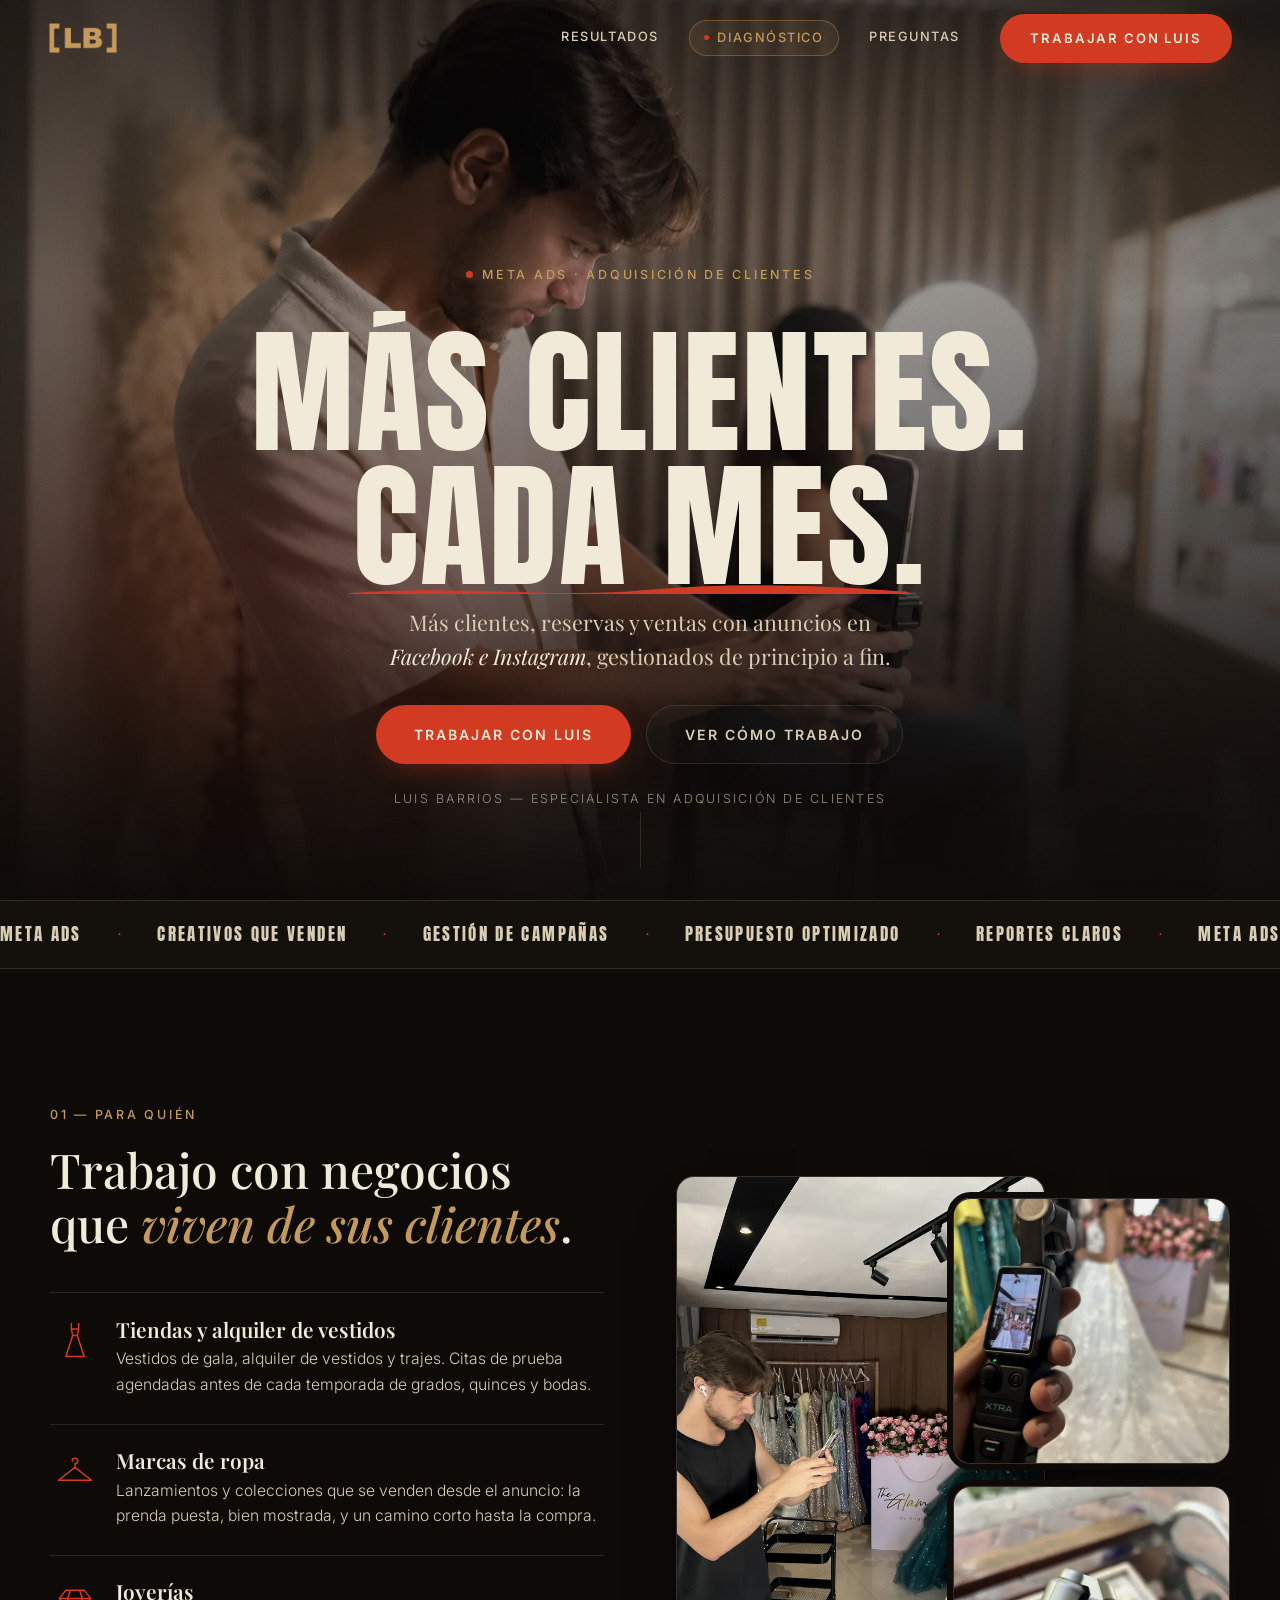
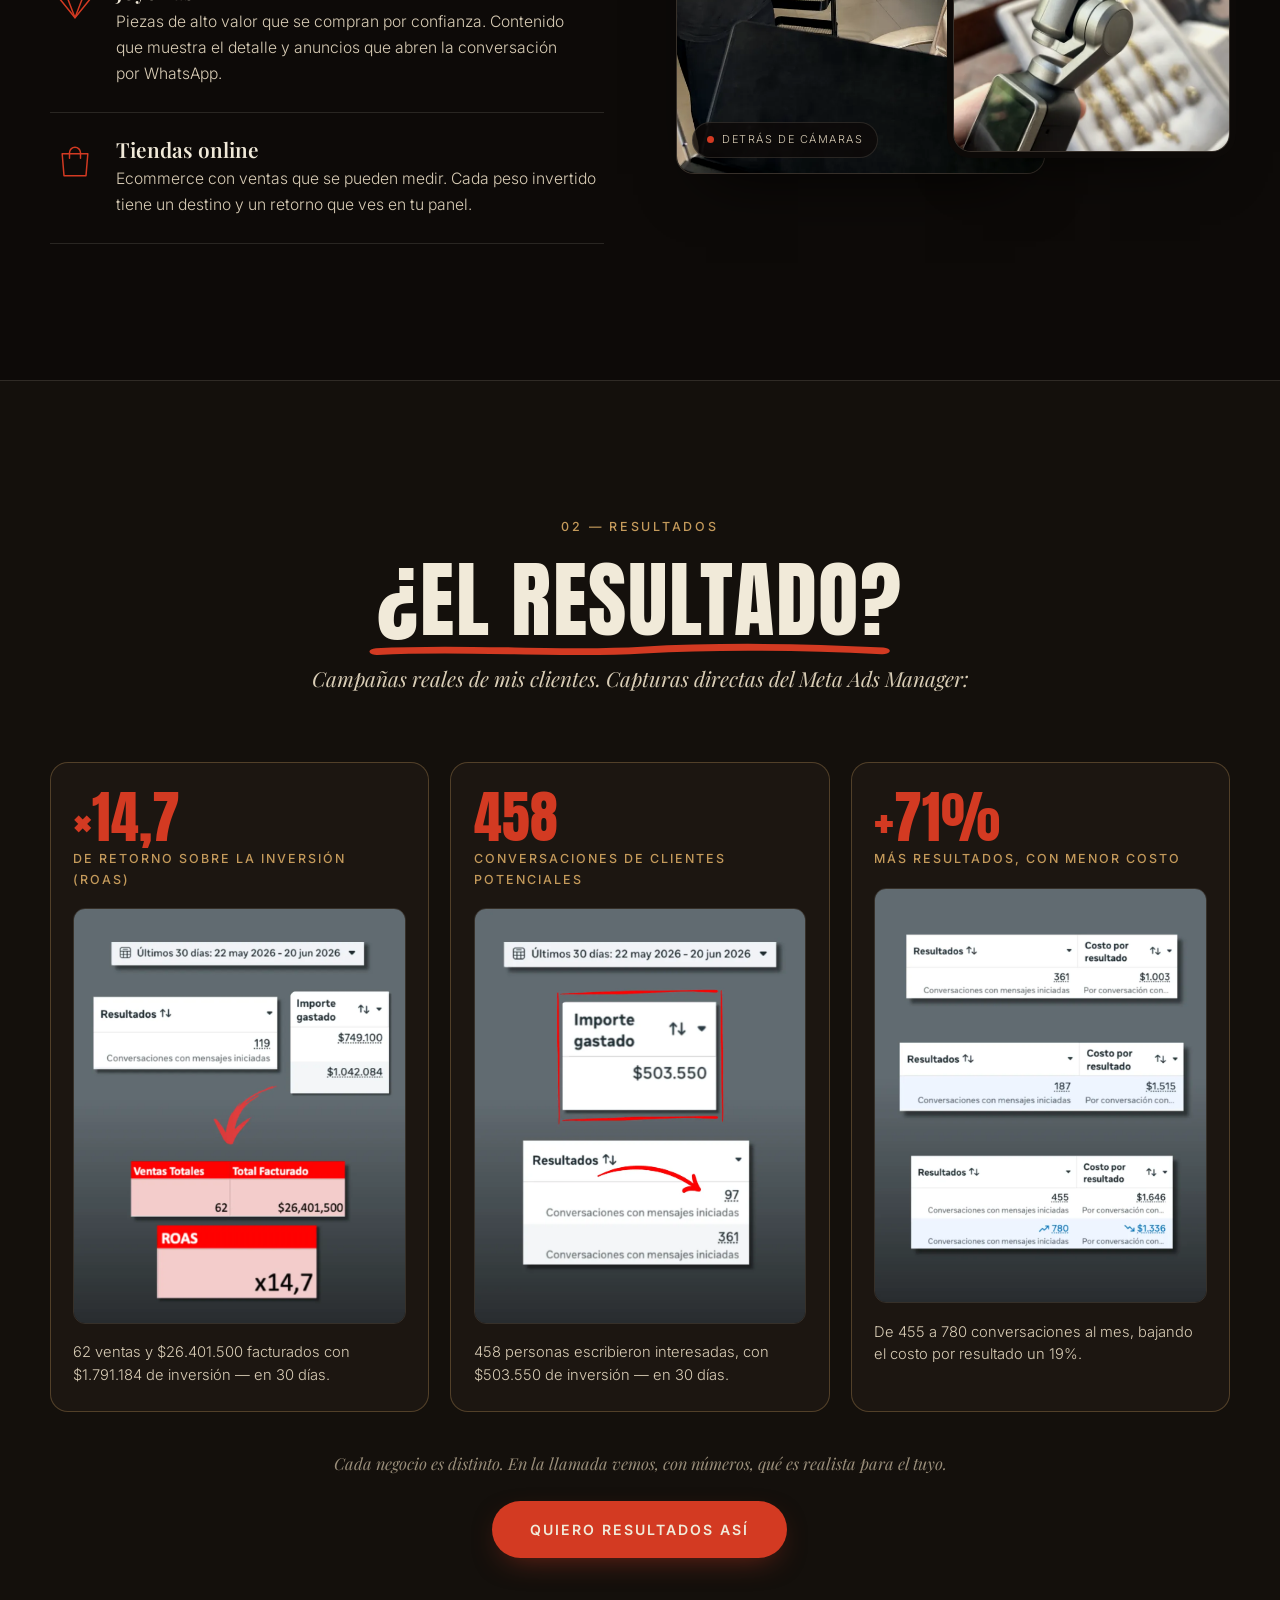
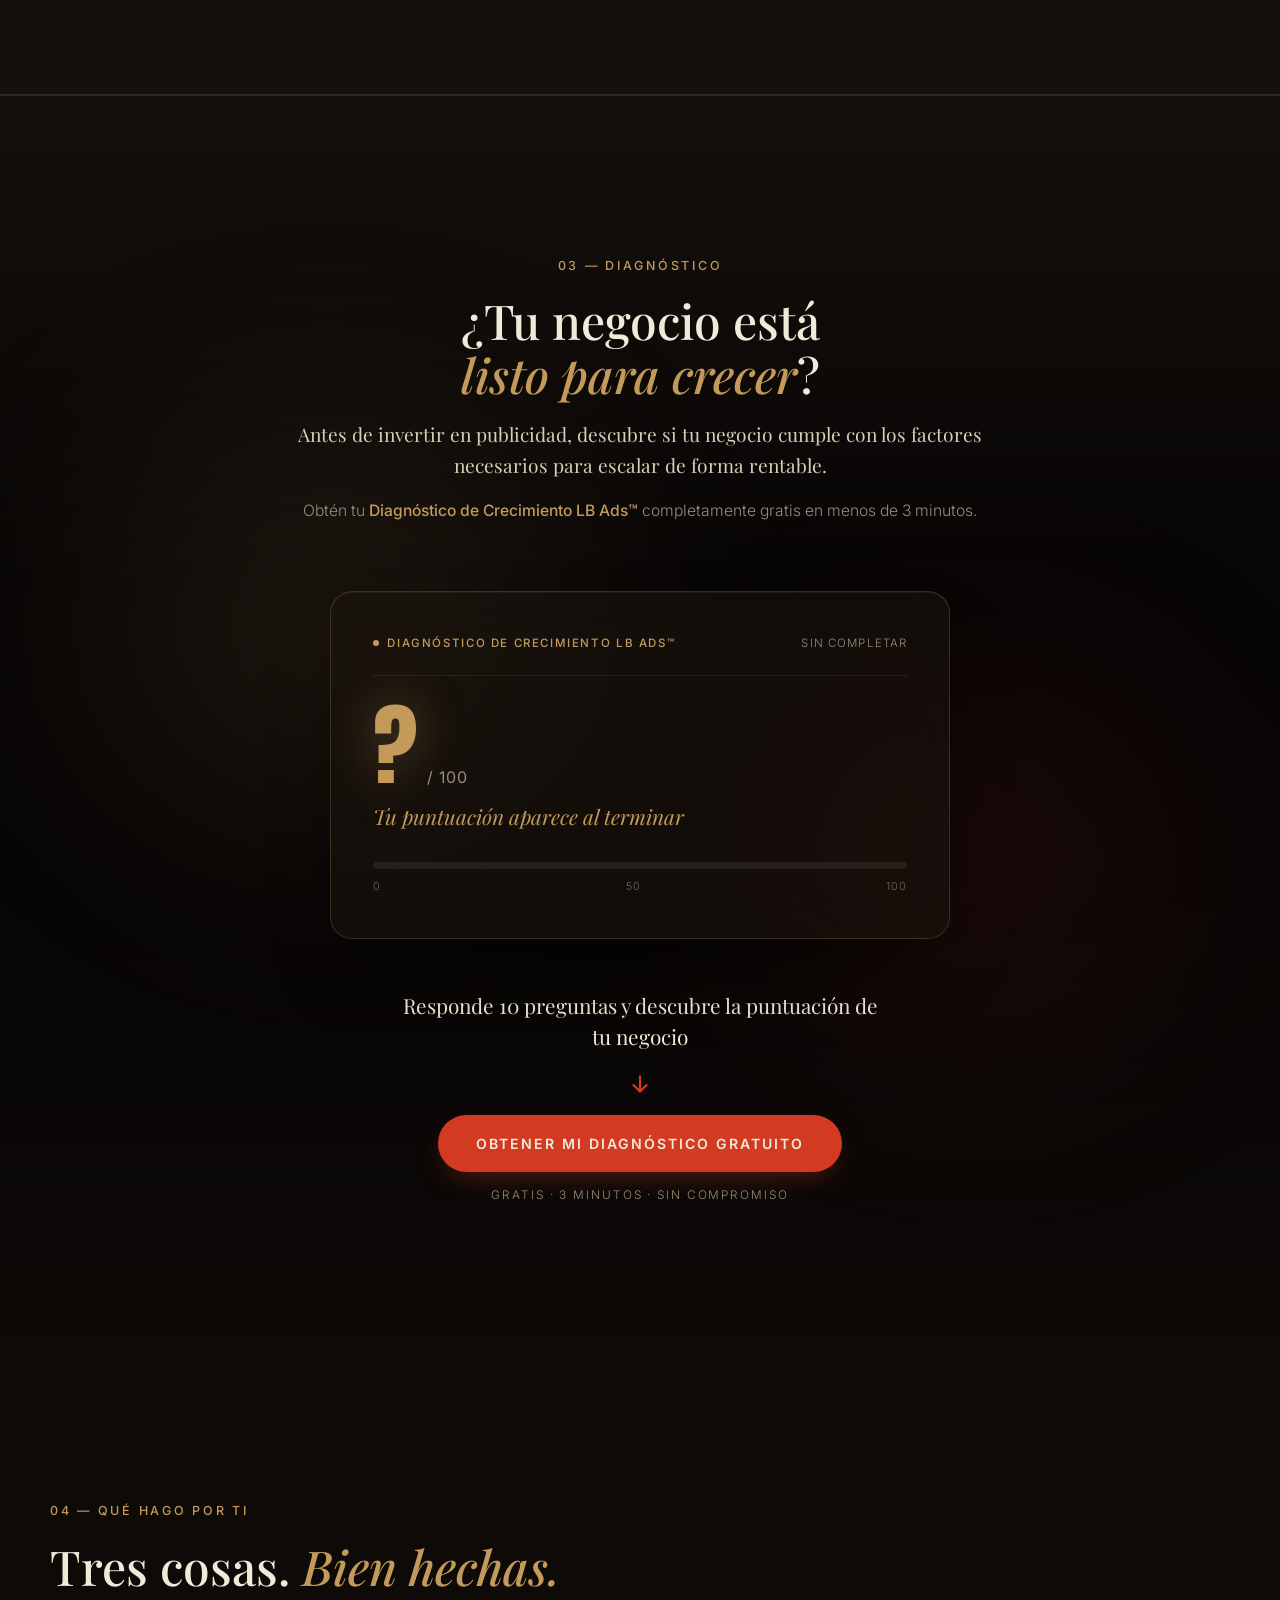
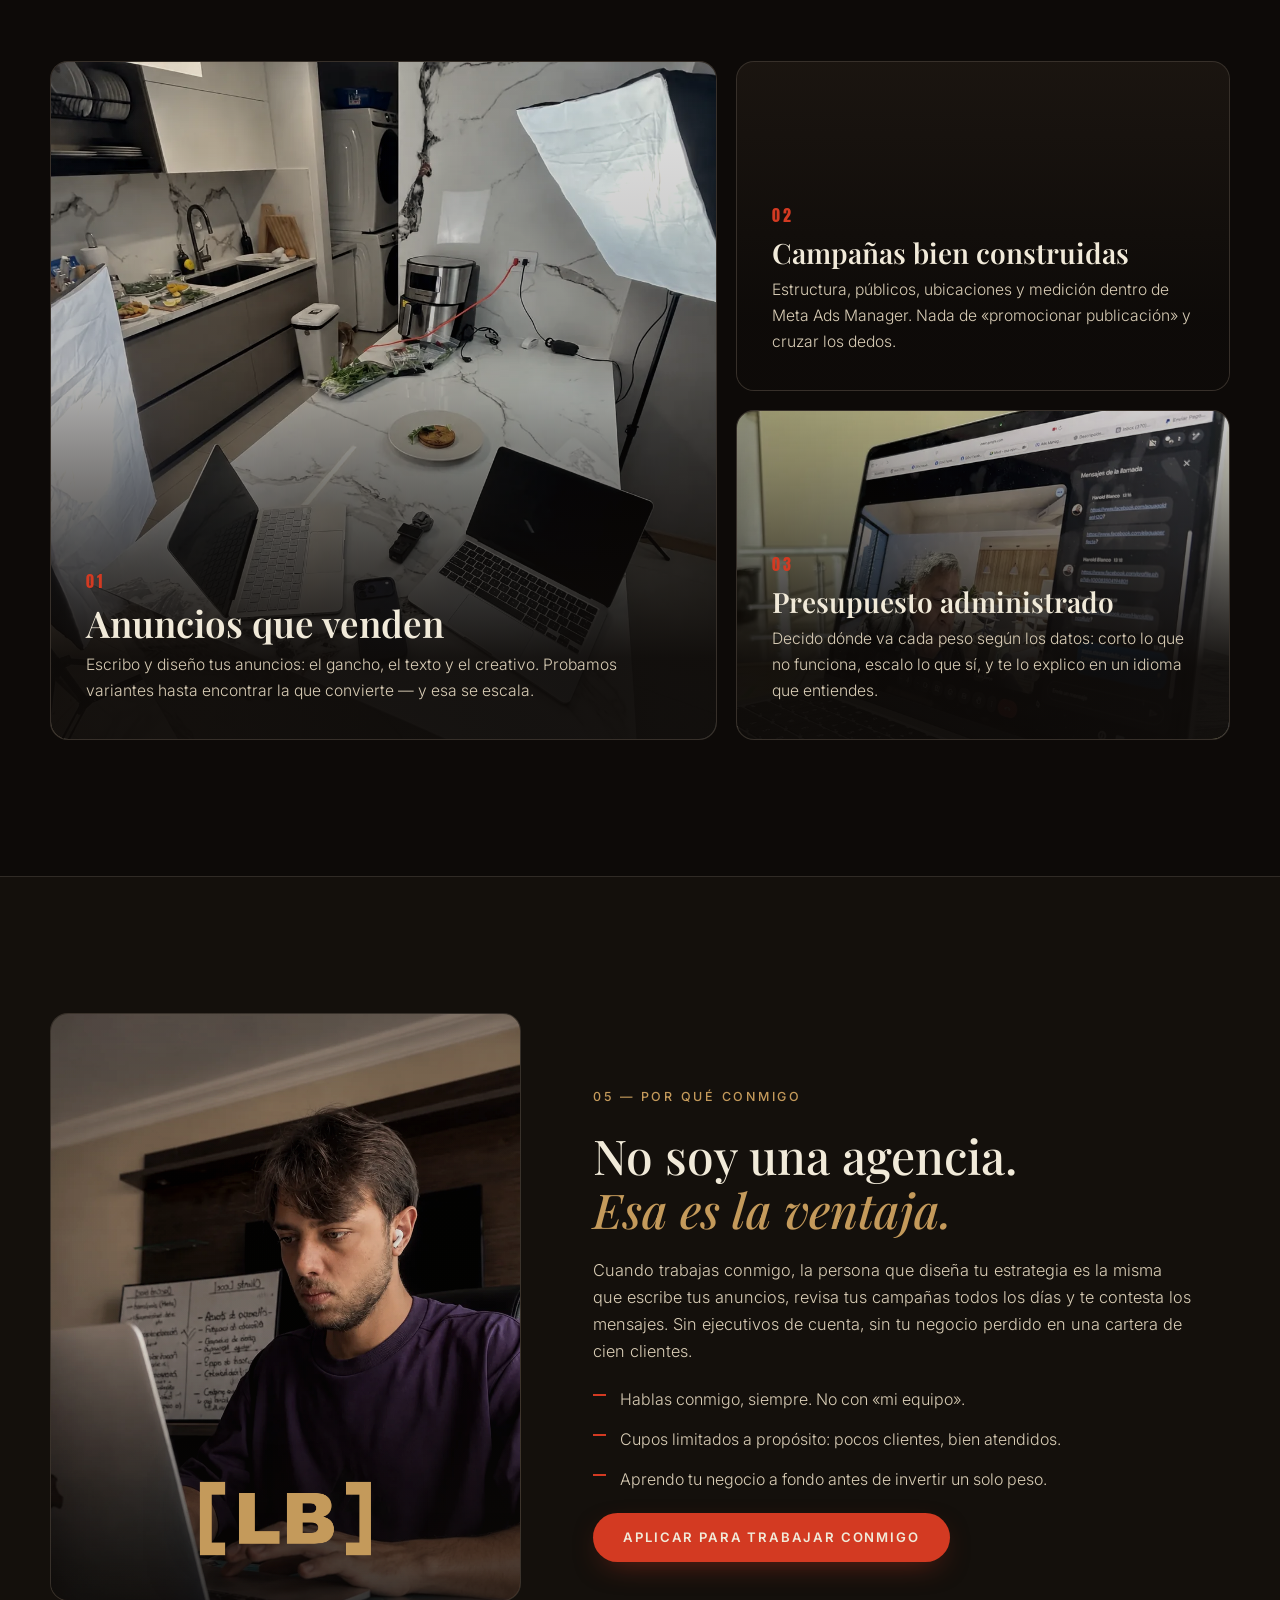
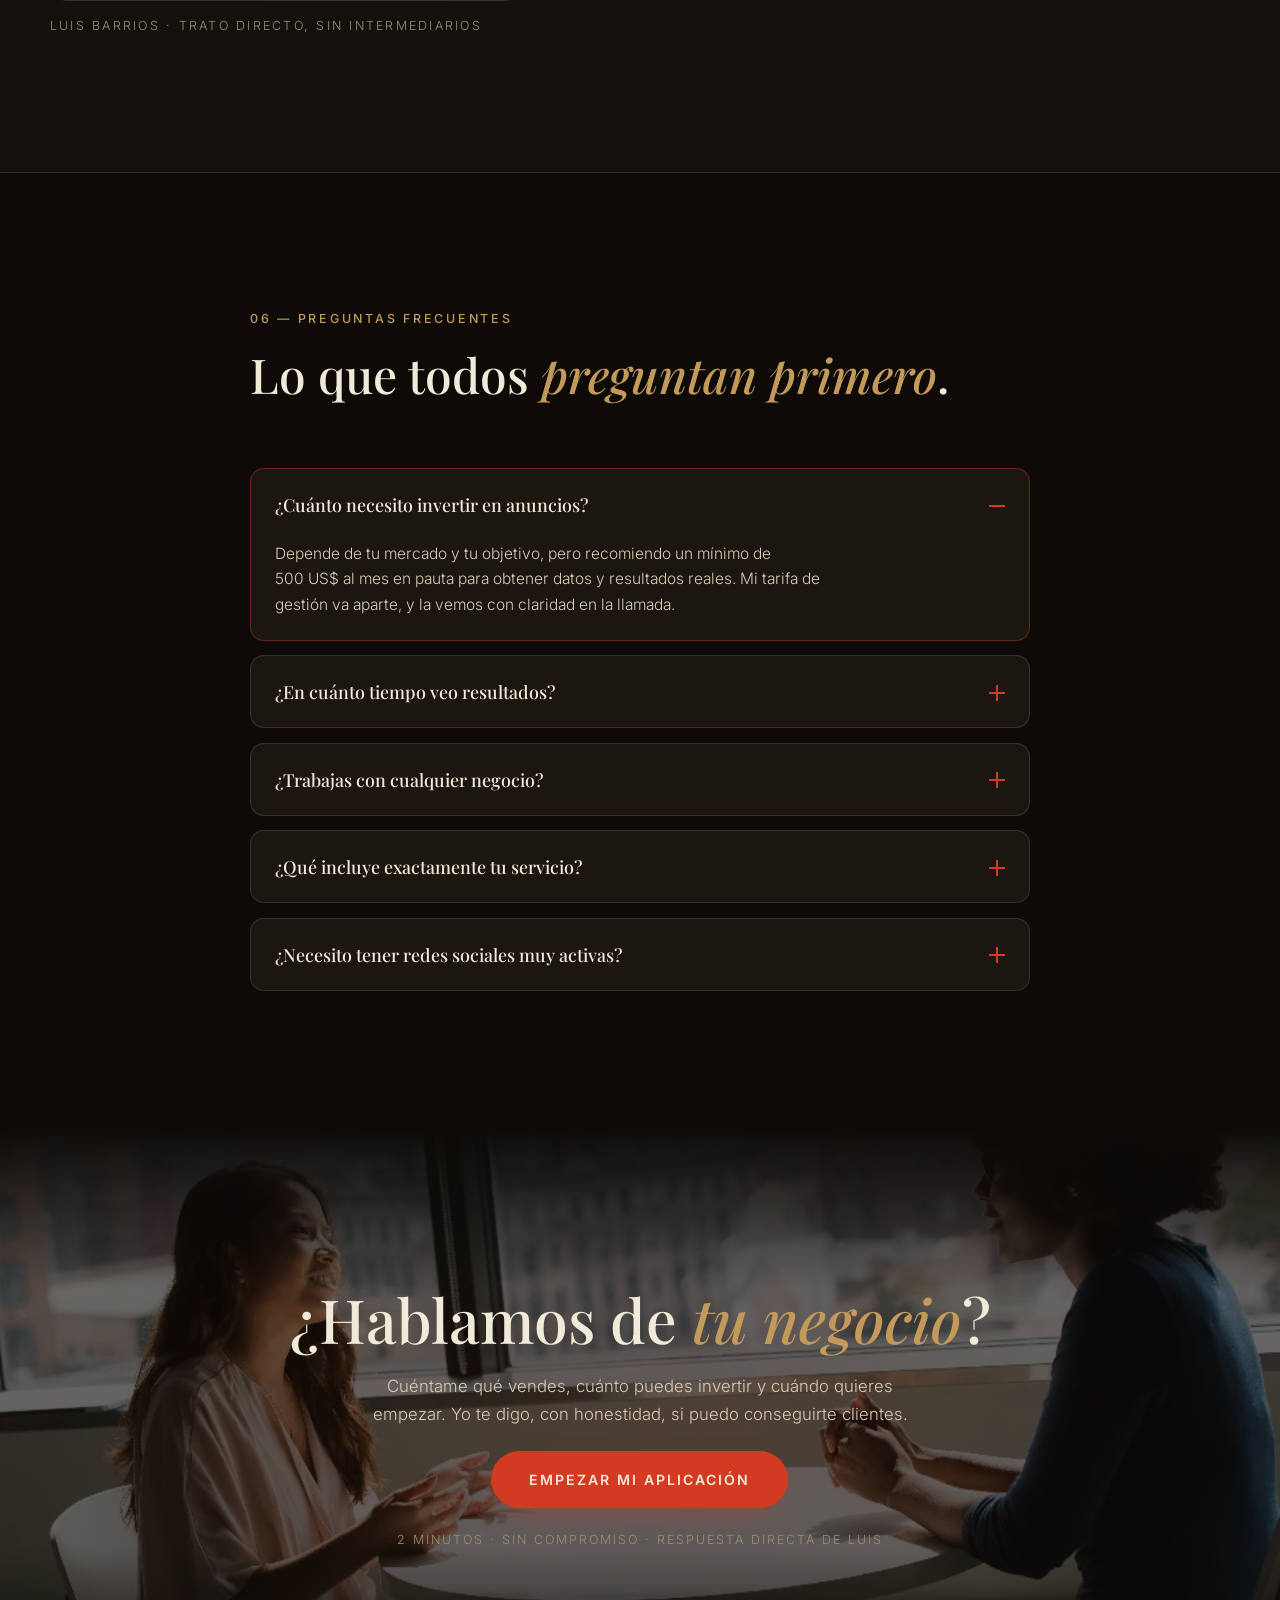
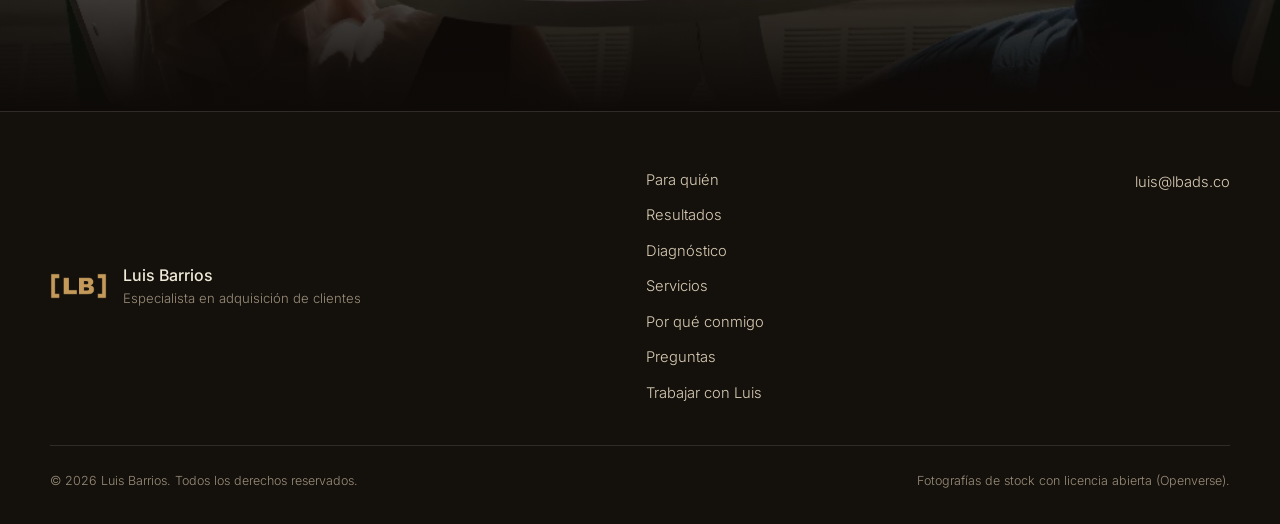
<file: index.html>
<!DOCTYPE html>
<html lang="es">
<head>
  <meta charset="UTF-8" />
  <meta name="viewport" content="width=device-width, initial-scale=1.0" />
  <title>Luis Barrios — Especialista en adquisición de clientes con Meta Ads</title>
  <meta name="description" content="Consigo clientes nuevos para tiendas y alquiler de vestidos, marcas de ropa, joyerías y tiendas online con anuncios en Facebook e Instagram. Anuncios que venden, campañas bien gestionadas y presupuesto que rinde." />

  <link rel="preconnect" href="https://fonts.googleapis.com" />
  <link rel="preconnect" href="https://fonts.gstatic.com" crossorigin />
  <link rel="stylesheet" href="https://fonts.googleapis.com/css2?family=Anton&family=Playfair+Display:ital,wght@0,500;0,600;1,500;1,600&family=Inter:wght@300;400;500;600&display=swap" />

  <link rel="preload" as="image" href="assets/img/luis-hero.webp" fetchpriority="high" />
  <link rel="stylesheet" href="styles.css?v=20261108f" />
  <noscript><style>.reveal { opacity: 1; transform: none; } .splash { display: none; }</style></noscript>
  <link rel="icon" type="image/png" href="assets/img/favicon.png" />
</head>
<body>
  <a class="skip-link" href="#main">Saltar al contenido</a>

  <!-- Splash -->
  <div class="splash" data-splash aria-hidden="true">
    <img class="splash-mark" src="assets/img/logo-lb.png?v=2" alt="" />
  </div>

  <!-- Nav -->
  <header class="nav" data-nav>
    <div class="nav-inner">
      <a class="nav-logo" href="#top" aria-label="Luis Barrios — inicio">
        <img class="nav-mark" src="assets/img/logo-lb.png?v=2" alt="[LB] — Luis Barrios" />
      </a>
      <nav class="nav-links" aria-label="Secciones">
        <a href="#resultados">Resultados</a>
        <a class="nav-hl" href="#diagnostico"><span class="nav-hl-dot" aria-hidden="true"></span>Diagnóstico</a>
        <a href="#faq">Preguntas</a>
      </nav>
      <a class="btn btn-primary nav-cta" href="aplicar.html">Trabajar con Luis</a>
      <button class="nav-burger" data-burger aria-label="Abrir menú" aria-expanded="false">
        <span></span><span></span>
      </button>
    </div>
  </header>

  <!-- Mobile menu -->
  <div class="menu-mobile" data-menu>
    <nav aria-label="Menú móvil">
      <a href="#resultados">Resultados</a>
      <a class="menu-hl" href="#diagnostico">Diagnóstico</a>
      <a href="#faq">Preguntas</a>
      <a class="btn btn-primary" href="aplicar.html">Trabajar con Luis</a>
    </nav>
  </div>

  <main id="main">
    <!-- ============================ HERO ============================ -->
    <section class="hero" id="top">
      <div class="hero-bg" data-parallax>
        <img class="hero-ph" src="assets/img/luis-hero.webp" alt="Luis Barrios dirigiendo una sesión de contenido en un estudio" fetchpriority="high" loading="eager" />
      </div>
      <div class="hero-tint"></div>
      <div class="hero-mesh"></div>
      <div class="hero-grain"></div>

      <div class="hero-inner">
        <p class="kicker hero-kicker"><span class="kicker-dot"></span>Meta Ads · Adquisición de clientes</p>
        <h1 class="hero-title">
          <span class="hero-line"><span>Más clientes.</span></span>
          <span class="hero-line"><span class="brush-wrap">Cada mes.
            <svg class="brush" viewBox="0 0 320 22" preserveAspectRatio="none" aria-hidden="true">
              <path d="M6 14 C 60 8, 120 18, 168 12 S 268 8, 314 13" fill="none" stroke="currentColor" stroke-width="9" stroke-linecap="round" pathLength="100" />
            </svg></span>
          </span>
        </h1>
        <p class="hero-sub">Más clientes, reservas y ventas con anuncios en <em>Facebook e Instagram</em>, gestionados de principio a fin.</p>
        <div class="hero-actions">
          <a class="btn btn-primary btn-lg" href="aplicar.html">Trabajar con Luis</a>
          <a class="btn btn-ghost btn-lg" href="#servicios">Ver cómo trabajo</a>
        </div>
        <p class="hero-byline">Luis Barrios — especialista en adquisición de clientes</p>
      </div>

      <div class="hero-scroll" aria-hidden="true"><span></span></div>
    </section>

    <!-- Marquee -->
    <div class="marquee" aria-hidden="true">
      <div class="marquee-track" data-marquee>
        <span>Meta Ads</span><i>·</i><span>Creativos que venden</span><i>·</i><span>Gestión de campañas</span><i>·</i><span>Presupuesto optimizado</span><i>·</i><span>Reportes claros</span><i>·</i>
      </div>
    </div>

    <!-- ============================ PARA QUIÉN ============================ -->
    <section class="section" id="para-quien">
      <div class="container">
        <div class="who-grid">
          <div class="who-copy">
            <header class="section-head reveal">
              <p class="kicker">01 — Para quién</p>
              <h2 class="section-title">Trabajo con negocios que <em>viven de sus clientes</em>.</h2>
            </header>
            <ul class="who-list">
              <li class="who-item reveal">
                <div class="who-icon" aria-hidden="true"><svg viewBox="0 0 48 48" fill="none" stroke="currentColor" stroke-width="1.6"><path d="M20 5v6M28 5v6" stroke-linecap="round"/><path d="M20 11h8l-1.5 7L34 41H14l7.5-23L20 11Z" stroke-linejoin="round"/><path d="M21.5 18h5" stroke-linecap="round"/></svg></div>
                <div>
                  <h3>Tiendas y alquiler de vestidos</h3>
                  <p>Vestidos de gala, alquiler de vestidos y trajes. Citas de prueba agendadas antes de cada temporada de grados, quinces y bodas.</p>
                </div>
              </li>
              <li class="who-item reveal">
                <div class="who-icon" aria-hidden="true"><svg viewBox="0 0 48 48" fill="none" stroke="currentColor" stroke-width="1.6"><path d="M21 12a3 3 0 1 1 3 3v4" stroke-linecap="round"/><path d="M24 19 6 33h36L24 19Z" stroke-linejoin="round"/></svg></div>
                <div>
                  <h3>Marcas de ropa</h3>
                  <p>Lanzamientos y colecciones que se venden desde el anuncio: la prenda puesta, bien mostrada, y un camino corto hasta la compra.</p>
                </div>
              </li>
              <li class="who-item reveal">
                <div class="who-icon" aria-hidden="true"><svg viewBox="0 0 48 48" fill="none" stroke="currentColor" stroke-width="1.6"><path d="M14 10h20l7 9-17 21L7 19l7-9Z" stroke-linejoin="round"/><path d="M7 19h34M19 10l-3 9 8 21 8-21-3-9" stroke-linejoin="round"/></svg></div>
                <div>
                  <h3>Joyerías</h3>
                  <p>Piezas de alto valor que se compran por confianza. Contenido que muestra el detalle y anuncios que abren la conversación por WhatsApp.</p>
                </div>
              </li>
              <li class="who-item reveal">
                <div class="who-icon" aria-hidden="true"><svg viewBox="0 0 48 48" fill="none" stroke="currentColor" stroke-width="1.6"><path d="M10 16h28l-2 24H12l-2-24Z" stroke-linejoin="round"/><path d="M18 21v-6a6 6 0 0 1 12 0v6" stroke-linecap="round"/></svg></div>
                <div>
                  <h3>Tiendas online</h3>
                  <p>Ecommerce con ventas que se pueden medir. Cada peso invertido tiene un destino y un retorno que ves en tu panel.</p>
                </div>
              </li>
            </ul>
          </div>
          <div class="who-collage reveal">
            <figure class="who-ph who-ph--a"><img src="assets/img/para-glam.webp" alt="Luis grabando contenido para una clienta en un estudio de belleza" loading="lazy" decoding="async" /></figure>
            <figure class="who-ph who-ph--b"><img src="assets/img/para-vestido.webp" alt="Grabación con cámara de mano de un vestido de gala en tienda" loading="lazy" decoding="async" /></figure>
            <figure class="who-ph who-ph--c"><img src="assets/img/para-joyeria.webp" alt="Grabación de una colección de joyería con estabilizador" loading="lazy" decoding="async" /></figure>
            <p class="who-tag"><span class="kicker-dot" aria-hidden="true"></span>Detrás de cámaras</p>
          </div>
        </div>
      </div>
    </section>

    <!-- ============================ RESULTADOS ============================ -->
    <section class="section section-results" id="resultados">
      <div class="container">
        <header class="section-head section-head-center reveal">
          <p class="kicker">02 — Resultados</p>
          <h2 class="results-title">¿El resultado?
            <svg class="brush brush-static" viewBox="0 0 320 22" preserveAspectRatio="none" aria-hidden="true">
              <path d="M6 14 C 60 8, 120 18, 168 12 S 268 8, 314 13" fill="none" stroke="currentColor" stroke-width="9" stroke-linecap="round" pathLength="100" />
            </svg>
          </h2>
          <p class="results-sub"><em>Campañas reales de mis clientes. Capturas directas del Meta Ads Manager:</em></p>
        </header>
        <div class="proof-grid">
          <figure class="proof-card reveal" data-tilt>
            <div class="proof-stat">
              <span class="proof-num">×14,7</span>
              <span class="proof-label">de retorno sobre la inversión (ROAS)</span>
            </div>
            <div class="proof-shot">
              <img src="assets/img/resultado-1.webp" alt="Captura de Meta Ads Manager: 119 conversaciones iniciadas, 62 ventas y $26.401.500 facturados con ROAS de 14,7" loading="lazy" decoding="async" />
            </div>
            <figcaption>62 ventas y $26.401.500 facturados con $1.791.184 de inversión — en 30 días.</figcaption>
          </figure>
          <figure class="proof-card reveal" data-tilt>
            <div class="proof-stat">
              <span class="proof-num">458</span>
              <span class="proof-label">conversaciones de clientes potenciales</span>
            </div>
            <div class="proof-shot">
              <img src="assets/img/resultado-2.webp" alt="Captura de Meta Ads Manager: 458 conversaciones con mensajes iniciadas con $503.550 de inversión" loading="lazy" decoding="async" />
            </div>
            <figcaption>458 personas escribieron interesadas, con $503.550 de inversión — en 30 días.</figcaption>
          </figure>
          <figure class="proof-card reveal" data-tilt>
            <div class="proof-stat">
              <span class="proof-num">+71%</span>
              <span class="proof-label">más resultados, con menor costo</span>
            </div>
            <div class="proof-shot">
              <img src="assets/img/resultado-3.webp" alt="Captura de Meta Ads Manager: de 455 a 780 conversaciones, bajando el costo por resultado de $1.646 a $1.336" loading="lazy" decoding="async" />
            </div>
            <figcaption>De 455 a 780 conversaciones al mes, bajando el costo por resultado un 19%.</figcaption>
          </figure>
        </div>
        <p class="proof-note reveal"><em>Cada negocio es distinto. En la llamada vemos, con números, qué es realista para el tuyo.</em></p>
        <div class="proof-cta reveal">
          <a class="btn btn-primary btn-lg" href="aplicar.html">Quiero resultados así</a>
        </div>
      </div>
    </section>

    <!-- ============================ DIAGNÓSTICO ============================ -->
    <section class="section section-diag" id="diagnostico">
      <div class="diag-aura" aria-hidden="true"></div>
      <div class="container">
        <header class="section-head section-head-center reveal">
          <p class="kicker">03 — Diagnóstico</p>
          <h2 class="section-title">¿Tu negocio está <em>listo para crecer</em>?</h2>
          <p class="diag-sub">Antes de invertir en publicidad, descubre si tu negocio cumple con los factores necesarios para escalar de forma rentable.</p>
          <p class="diag-sub-alt">Obtén tu <strong>Diagnóstico de Crecimiento LB&nbsp;Ads™</strong> completamente gratis en menos de 3 minutos.</p>
        </header>

        <!-- Tarjeta de diagnóstico -->
        <figure class="diag-card reveal" data-diag data-glow>
          <div class="diag-scan" aria-hidden="true"></div>
          <div class="diag-card-inner">
            <div class="diag-card-head">
              <span class="diag-badge"><span class="diag-badge-dot"></span>Diagnóstico de Crecimiento LB&nbsp;Ads™</span>
              <span class="diag-state">Sin completar</span>
            </div>

            <div class="diag-score">
              <span class="diag-num diag-num-q" aria-hidden="true">?</span>
              <span class="diag-den">/ 100</span>
            </div>
            <p class="diag-verdict">Tu puntuación aparece al terminar</p>

            <div class="diag-bar diag-bar-empty" aria-hidden="true"></div>
            <div class="diag-scale" aria-hidden="true"><span>0</span><span>50</span><span>100</span></div>
          </div>
        </figure>

        <div class="diag-cta reveal">
          <p class="diag-invite">Responde 10 preguntas y descubre la puntuación de tu negocio</p>
          <span class="diag-arrow" aria-hidden="true">
            <svg viewBox="0 0 24 24" fill="none" stroke="currentColor" stroke-width="2" stroke-linecap="round" stroke-linejoin="round"><path d="M12 5v14M6 13l6 6 6-6"/></svg>
          </span>
          <a class="btn btn-primary btn-lg btn-shine" href="diagnostico.html">Obtener mi Diagnóstico Gratuito</a>
          <p class="diag-note">Gratis · 3 minutos · Sin compromiso</p>
        </div>
      </div>
    </section>

    <!-- ============================ SERVICIOS ============================ -->
    <section class="section" id="servicios">
      <div class="container">
        <header class="section-head reveal">
          <p class="kicker">04 — Qué hago por ti</p>
          <h2 class="section-title">Tres cosas. <em>Bien hechas.</em></h2>
        </header>
        <div class="bento">
          <article class="bento-tile bento-tile--lg reveal">
            <img src="assets/img/srv-produccion.webp?v=2" alt="Set de grabación con luces y laptops para crear los anuncios de un cliente" loading="lazy" decoding="async" />
            <div class="bento-body">
              <span class="bento-num">01</span>
              <h3>Anuncios que venden</h3>
              <p>Escribo y diseño tus anuncios: el gancho, el texto y el creativo. Probamos variantes hasta encontrar la que convierte — y esa se escala.</p>
            </div>
          </article>
          <article class="bento-tile reveal">
            <img src="assets/img/srv-campanas.webp" alt="Panel de Meta Ads Manager con métricas de campañas en dos pantallas" loading="lazy" decoding="async" />
            <div class="bento-body">
              <span class="bento-num">02</span>
              <h3>Campañas bien construidas</h3>
              <p>Estructura, públicos, ubicaciones y medición dentro de Meta Ads Manager. Nada de «promocionar publicación» y cruzar los dedos.</p>
            </div>
          </article>
          <article class="bento-tile reveal">
            <img src="assets/img/srv-llamada.webp" alt="Videollamada de seguimiento con una clienta desde la laptop" loading="lazy" decoding="async" />
            <div class="bento-body">
              <span class="bento-num">03</span>
              <h3>Presupuesto administrado</h3>
              <p>Decido dónde va cada peso según los datos: corto lo que no funciona, escalo lo que sí, y te lo explico en un idioma que entiendes.</p>
            </div>
          </article>
        </div>
      </div>
    </section>

    <!-- ============================ NO SOY UNA AGENCIA ============================ -->
    <section class="section section-personal" id="por-que-luis">
      <div class="container">
        <div class="personal-grid">
          <figure class="personal-figure reveal" data-tilt>
            <div class="personal-portrait">
              <img class="personal-mono" src="assets/img/logo-lb.png?v=2" alt="" aria-hidden="true" />
              <img class="personal-photo" src="assets/img/luis-laptop.webp" alt="Luis Barrios gestionando campañas de Meta Ads desde su laptop" loading="lazy" decoding="async" />
            </div>
            <figcaption>Luis Barrios · Trato directo, sin intermediarios</figcaption>
          </figure>
          <div class="personal-copy">
            <p class="kicker reveal">05 — Por qué conmigo</p>
            <h2 class="section-title reveal">No soy una agencia. <em>Esa es la ventaja.</em></h2>
            <p class="reveal">Cuando trabajas conmigo, la persona que diseña tu estrategia es la misma que escribe tus anuncios, revisa tus campañas todos los días y te contesta los mensajes. Sin ejecutivos de cuenta, sin tu negocio perdido en una cartera de cien clientes.</p>
            <ul class="personal-list">
              <li class="reveal">Hablas conmigo, siempre. No con «mi equipo».</li>
              <li class="reveal">Cupos limitados a propósito: pocos clientes, bien atendidos.</li>
              <li class="reveal">Aprendo tu negocio a fondo antes de invertir un solo peso.</li>
            </ul>
            <a class="btn btn-primary reveal" href="aplicar.html">Aplicar para trabajar conmigo</a>
          </div>
        </div>
      </div>
    </section>

    <!-- ============================ FAQ ============================ -->
    <section class="section" id="faq">
      <div class="container container-narrow">
        <header class="section-head reveal">
          <p class="kicker">06 — Preguntas frecuentes</p>
          <h2 class="section-title">Lo que todos <em>preguntan primero</em>.</h2>
        </header>
        <div class="faq" data-faq>
          <details class="faq-item reveal" open>
            <summary>¿Cuánto necesito invertir en anuncios?<span class="faq-mark" aria-hidden="true"></span></summary>
            <p>Depende de tu mercado y tu objetivo, pero recomiendo un mínimo de 500&nbsp;US$ al mes en pauta para obtener datos y resultados reales. Mi tarifa de gestión va aparte, y la vemos con claridad en la llamada.</p>
          </details>
          <details class="faq-item reveal">
            <summary>¿En cuánto tiempo veo resultados?<span class="faq-mark" aria-hidden="true"></span></summary>
            <p>Las primeras señales llegan en las primeras dos semanas. Los mejores resultados se construyen entre el segundo y el tercer mes, cuando ya sabemos exactamente qué anuncio y qué público convierten mejor para tu negocio.</p>
          </details>
          <details class="faq-item reveal">
            <summary>¿Trabajas con cualquier negocio?<span class="faq-mark" aria-hidden="true"></span></summary>
            <p>No. Llevo pocos clientes a la vez para poder gestionar cada cuenta personalmente. Por eso el primer paso es un formulario corto: me permite saber si puedo ayudarte de verdad antes de agendar la llamada.</p>
          </details>
          <details class="faq-item reveal">
            <summary>¿Qué incluye exactamente tu servicio?<span class="faq-mark" aria-hidden="true"></span></summary>
            <p>Estrategia, creación de los anuncios (texto y creativo), montaje y gestión de las campañas en Meta Ads Manager, administración del presupuesto y reportes claros de resultados.</p>
          </details>
          <details class="faq-item reveal">
            <summary>¿Necesito tener redes sociales muy activas?<span class="faq-mark" aria-hidden="true"></span></summary>
            <p>Ayuda, pero no es un requisito. Los anuncios funcionan con su propio sistema: una oferta clara, un buen creativo y un lugar a donde llevar a la persona interesada. Eso lo construimos juntos.</p>
          </details>
        </div>
      </div>
    </section>

    <!-- ============================ CTA FINAL ============================ -->
    <section class="cta-final">
      <div class="cta-bg"><img src="assets/img/reunion.webp" alt="" loading="lazy" decoding="async" /></div>
      <div class="cta-tint"></div>
      <div class="container cta-inner">
        <h2 class="cta-title reveal">¿Hablamos de <em>tu negocio</em>?</h2>
        <p class="cta-sub reveal">Cuéntame qué vendes, cuánto puedes invertir y cuándo quieres empezar. Yo te digo, con honestidad, si puedo conseguirte clientes.</p>
        <div class="reveal">
          <a class="btn btn-primary btn-lg" href="aplicar.html">Empezar mi aplicación</a>
        </div>
        <p class="cta-note reveal">2 minutos · Sin compromiso · Respuesta directa de Luis</p>
      </div>
    </section>
  </main>

  <!-- ============================ FOOTER ============================ -->
  <footer class="footer">
    <div class="container footer-inner">
      <div class="footer-brand">
        <img class="footer-mono" src="assets/img/logo-lb.png?v=2" alt="[LB]" />
        <p>Luis Barrios<br /><span>Especialista en adquisición de clientes</span></p>
      </div>
      <nav class="footer-nav" aria-label="Pie de página">
        <a href="#para-quien">Para quién</a>
        <a href="#resultados">Resultados</a>
        <a href="#diagnostico">Diagnóstico</a>
        <a href="#servicios">Servicios</a>
        <a href="#por-que-luis">Por qué conmigo</a>
        <a href="#faq">Preguntas</a>
        <a href="aplicar.html">Trabajar con Luis</a>
      </nav>
      <div class="footer-contact">
        <a href="mailto:luis@lbads.co">luis@lbads.co</a>
      </div>
    </div>
    <div class="container footer-legal">
      <p>© 2026 Luis Barrios. Todos los derechos reservados.</p>
      <p class="footer-credits">Fotografías de stock con licencia abierta (Openverse).</p>
    </div>
  </footer>

  <script defer src="lib/gsap.min.js"></script>
  <script defer src="lib/ScrollTrigger.min.js"></script>
  <script defer src="lib/manifest.js?v=20260717"></script>
  <script defer src="main.js?v=20260717"></script>
</body>
</html>
</file>
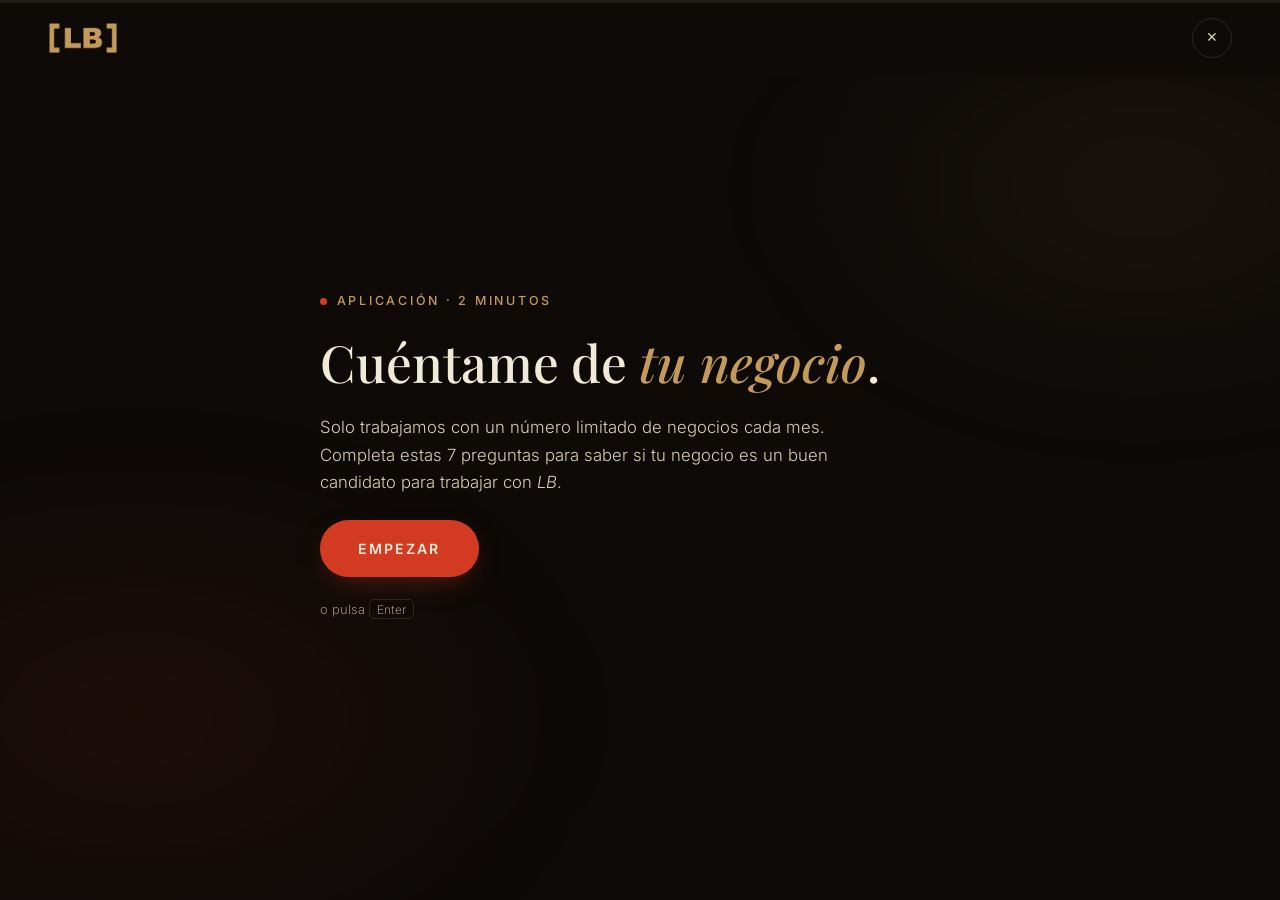
<file: aplicar.html>
<!DOCTYPE html>
<html lang="es">
<head>
  <meta charset="UTF-8" />
  <meta name="viewport" content="width=device-width, initial-scale=1.0" />
  <title>Aplica para trabajar con Luis Barrios</title>
  <meta name="description" content="Cuéntame de tu negocio en 2 minutos y agenda una llamada conmigo. Adquisición de clientes con Meta Ads." />
  <meta name="robots" content="noindex" />

  <link rel="preconnect" href="https://fonts.googleapis.com" />
  <link rel="preconnect" href="https://fonts.gstatic.com" crossorigin />
  <link rel="stylesheet" href="https://fonts.googleapis.com/css2?family=Anton&family=Playfair+Display:ital,wght@0,500;0,600;1,500;1,600&family=Inter:wght@300;400;500;600&display=swap" />

  <link rel="stylesheet" href="styles.css?v=20261108f" />
  <noscript><style>.fstep { position: static; opacity: 1; visibility: visible; transform: none; grid-area: auto; }</style></noscript>
  <link rel="icon" type="image/png" href="assets/img/favicon.png" />
</head>
<body class="page-funnel">
  <a class="skip-link" href="#funnel">Saltar al formulario</a>

  <!-- Progress -->
  <div class="funnel-progress" aria-hidden="true"><span data-progress></span></div>

  <header class="funnel-nav">
    <a class="nav-logo" href="./" aria-label="Volver al inicio">
      <img class="nav-mark" src="assets/img/logo-lb.png?v=2" alt="[LB] — Luis Barrios" />
    </a>
    <span class="funnel-counter" data-counter aria-live="polite"></span>
    <a class="funnel-close" href="./" aria-label="Cerrar y volver al inicio">✕</a>
  </header>

  <main class="funnel" id="funnel" data-funnel>
    <div class="funnel-mesh" aria-hidden="true"></div>

    <!-- Paso 0 — Intro -->
    <section class="fstep is-active" data-step="intro">
      <div class="fstep-inner">
        <p class="kicker"><span class="kicker-dot"></span>Aplicación · 2 minutos</p>
        <h1 class="fstep-title">Cuéntame de <em>tu negocio</em>.</h1>
        <p class="fstep-sub">Solo trabajamos con un número limitado de negocios cada mes. Completa estas 7 preguntas para saber si tu negocio es un buen candidato para trabajar con <em>LB</em>.</p>
        <button class="btn btn-primary btn-lg" data-next>Empezar</button>
        <p class="fstep-hint">o pulsa <kbd>Enter</kbd></p>
      </div>
    </section>

    <!-- ===== Información del negocio ===== -->

    <!-- Paso 1 — Nombre -->
    <section class="fstep" data-step="nombre">
      <div class="fstep-inner">
        <p class="fstep-q">1 → ¿Cuál es tu nombre completo?</p>
        <input class="finput" type="text" name="nombre" placeholder="Nombre y apellido" autocomplete="name" required />
        <div class="fstep-actions">
          <button class="btn btn-primary" data-next>Continuar</button>
          <p class="fstep-hint">pulsa <kbd>Enter</kbd> ↵</p>
        </div>
      </div>
    </section>

    <!-- Paso 2 — Tipo de negocio -->
    <section class="fstep" data-step="tipo">
      <div class="fstep-inner">
        <p class="fstep-q">2 → ¿Qué tipo de negocio tienes?</p>
        <div class="foptions" role="group" aria-label="Tipo de negocio">
          <button class="foption" data-value="Marca de ropa o boutique"><span>A</span><span class="foption-txt">Marca de ropa o boutique</span></button>
          <button class="foption" data-value="Joyería o accesorios"><span>B</span><span class="foption-txt">Joyería o accesorios</span></button>
          <button class="foption" data-value="Cosmética o belleza"><span>C</span><span class="foption-txt">Cosmética o belleza</span></button>
          <button class="foption" data-value="Otro tipo de negocio" data-other><span>D</span><span class="foption-txt">Otro tipo de negocio</span></button>
        </div>
        <!-- Solo aparece al elegir «Otro»: es obligatorio contar de qué es el negocio -->
        <div class="fother" data-other-box hidden>
          <label class="fstep-note" for="tipo_otro">¿De qué es tu negocio, específicamente?</label>
          <input class="finput" id="tipo_otro" type="text" name="tipo_otro" placeholder="Ej.: tienda de zapatos, óptica, mueblería…" autocomplete="off" />
          <div class="fstep-actions">
            <button class="btn btn-primary" data-next>Continuar</button>
            <p class="fstep-hint">pulsa <kbd>Enter</kbd> ↵</p>
          </div>
        </div>
      </div>
    </section>

    <!-- Paso 3 — Etapa del negocio -->
    <section class="fstep" data-step="etapa">
      <div class="fstep-inner">
        <p class="fstep-q">3 → ¿En qué etapa se encuentra actualmente tu negocio?</p>
        <div class="foptions" role="group" aria-label="Etapa del negocio">
          <button class="foption" data-value="Estoy preparando mi negocio y todavía no he comenzado a vender"><span>A</span><span class="foption-txt">Estoy preparando mi negocio y todavía no he comenzado a vender</span></button>
          <button class="foption" data-value="Estoy comenzando a vender, pero todavía no tengo ventas constantes"><span>B</span><span class="foption-txt">Estoy comenzando a vender, pero todavía no tengo ventas constantes</span></button>
          <button class="foption" data-value="Ya tengo ventas constantes y quiero crecer"><span>C</span><span class="foption-txt">Ya tengo ventas constantes y quiero crecer</span></button>
          <button class="foption" data-value="Tengo un negocio establecido y quiero escalarlo"><span>D</span><span class="foption-txt">Tengo un negocio establecido y quiero escalarlo</span></button>
        </div>
      </div>
    </section>

    <!-- Paso 4 — Quién atiende -->
    <section class="fstep" data-step="responde">
      <div class="fstep-inner">
        <p class="fstep-q">4 → ¿Quién se encarga actualmente de responder los mensajes y atender a tus potenciales compradores?</p>
        <div class="foptions" role="group" aria-label="Quién atiende a los compradores">
          <button class="foption" data-value="Tengo un equipo comercial encargado de atender y cerrar ventas"><span>A</span><span class="foption-txt">Tengo un equipo comercial encargado de atender y cerrar ventas</span></button>
          <button class="foption" data-value="Tengo un asesor o vendedor encargado"><span>B</span><span class="foption-txt">Tengo un asesor o vendedor encargado</span></button>
          <button class="foption" data-value="Yo mismo respondo y atiendo a los clientes"><span>C</span><span class="foption-txt">Yo mismo respondo y atiendo a los clientes</span></button>
          <button class="foption" data-value="La persona encargada de redes sociales también responde los mensajes"><span>D</span><span class="foption-txt">La persona encargada de redes sociales también responde los mensajes</span></button>
          <button class="foption" data-value="No tengo una persona encargada de manera fija"><span>E</span><span class="foption-txt">No tengo una persona encargada de manera fija</span></button>
        </div>
      </div>
    </section>

    <!-- Paso 5 — Presupuesto (FILTRO: «No» no puede agendar) -->
    <section class="fstep" data-step="presupuesto">
      <div class="fstep-inner">
        <p class="fstep-q">5 → ¿Cuentas con un presupuesto mensual de entre $3.000.000 y $4.000.000 COP para invertir en el crecimiento de tu negocio?</p>
        <p class="fstep-note">Este presupuesto nos permite cubrir nuestros servicios y la inversión publicitaria necesaria para implementar la estrategia, probar diferentes anuncios y optimizar las campañas de manera continua.</p>
        <div class="foptions" role="group" aria-label="Presupuesto mensual">
          <button class="foption" data-value="Sí, cuento con ese presupuesto o más"><span>A</span><span class="foption-txt">Sí, cuento con ese presupuesto o más</span></button>
          <button class="foption" data-value="No, por el momento no cuento con ese presupuesto" data-reject><span>B</span><span class="foption-txt">No, por el momento no cuento con ese presupuesto</span></button>
        </div>
      </div>
    </section>

    <!-- ===== Datos de contacto ===== -->

    <!-- Paso 6 — Correo -->
    <section class="fstep" data-step="email">
      <div class="fstep-inner">
        <p class="fstep-q">6 → ¿Cuál es tu correo electrónico?</p>
        <input class="finput" type="email" name="email" placeholder="tucorreo@ejemplo.com" autocomplete="email" required />
        <div class="fstep-actions">
          <button class="btn btn-primary" data-next>Continuar</button>
          <p class="fstep-hint">pulsa <kbd>Enter</kbd> ↵</p>
        </div>
      </div>
    </section>

    <!-- Paso 7 — WhatsApp -->
    <section class="fstep" data-step="whatsapp">
      <div class="fstep-inner">
        <p class="fstep-q">7 → ¿Cuál es tu número de WhatsApp?</p>
        <input class="finput" type="tel" name="whatsapp" placeholder="+57 300 123 4567" autocomplete="tel" required />
        <div class="fstep-actions">
          <button class="btn btn-primary" data-next>Continuar</button>
          <p class="fstep-hint">pulsa <kbd>Enter</kbd> ↵</p>
        </div>
      </div>
    </section>

    <!-- Paso final — Calendly -->
    <section class="fstep" data-step="final">
      <div class="fstep-inner">
        <div class="fcheck" aria-hidden="true">
          <svg viewBox="0 0 64 64" fill="none"><circle cx="32" cy="32" r="28" stroke="currentColor" stroke-width="2.5" pathLength="100" class="fcheck-circle"/><path d="M20 33l8 8 16-17" stroke="currentColor" stroke-width="3" stroke-linecap="round" stroke-linejoin="round" pathLength="100" class="fcheck-tick"/></svg>
        </div>
        <h2 class="fstep-title">Último paso, <em data-final-name>listo</em>.</h2>
        <p class="fstep-sub">Elige un horario y hablamos de tu negocio. La llamada es corta, directa y sin compromiso.</p>
        <div class="fsummary" data-summary aria-label="Resumen de tus respuestas"></div>
        <a class="btn btn-primary btn-lg" data-calendly href="#" target="_blank" rel="noopener">Agendar mi llamada con Luis</a>
        <p class="fstep-hint">Se abre tu calendario de reservas (Calendly)</p>
        <button class="fback-inline" type="button" data-back-inline>← Corregir mis respuestas</button>
      </div>
    </section>

    <!-- Fuera del filtro — respondió «No» en la pregunta 5. Sin enlace a Calendly. -->
    <section class="fstep" data-step="nofit">
      <div class="fstep-inner">
        <p class="kicker"><span class="kicker-dot"></span>Gracias por tu sinceridad</p>
        <h2 class="fstep-title">Todavía no es el momento, <em data-nofit-name>por ahora</em>.</h2>
        <p class="fstep-sub">Para que la estrategia funcione necesitamos una inversión mensual de entre $3.000.000 y $4.000.000 COP, entre nuestros servicios y la pauta. Con menos, no podríamos probar anuncios ni optimizar como tu negocio necesita, y no queremos prometerte resultados que no podemos cumplir.</p>
        <p class="fstep-sub">Cuando cuentes con ese presupuesto, vuelve a aplicar. Mientras tanto, el diagnóstico gratuito te dice qué ajustar en tu negocio para estar listo.</p>
        <div class="fstep-actions">
          <a class="btn btn-primary" href="diagnostico.html">Hacer el diagnóstico gratis</a>
          <a class="fstep-hint" href="./">Volver al inicio</a>
        </div>
      </div>
    </section>

    <!-- Back -->
    <button class="funnel-back" data-back aria-label="Pregunta anterior" hidden>← Anterior</button>
  </main>

  <script defer src="lib/manifest.js?v=20261108"></script>
  <script defer src="funnel.js?v=20261108e"></script>
</body>
</html>
</file>
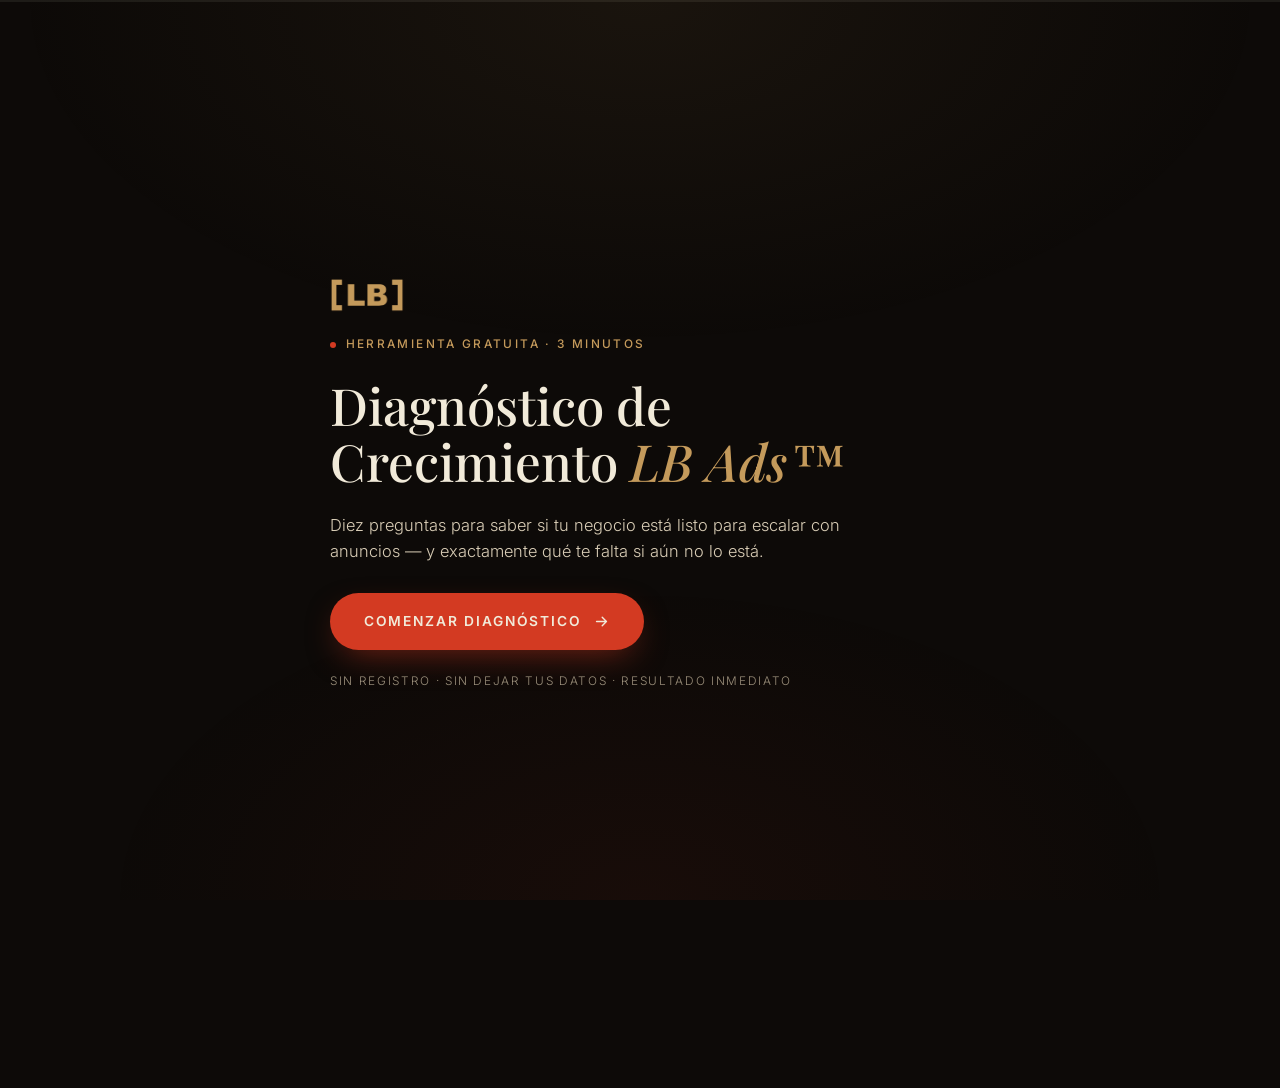
<file: diagnostico.html>
<!DOCTYPE html>
<html lang="es" class="dg-lock">
<head>
  <meta charset="UTF-8" />
  <meta name="viewport" content="width=device-width, initial-scale=1.0, viewport-fit=cover" />
  <title>Diagnóstico de Crecimiento LB Ads™</title>
  <meta name="description" content="Descubre en menos de 3 minutos si tu negocio está listo para escalar con anuncios en Meta. Gratis y sin dejar tus datos." />
  <meta name="theme-color" content="#0D0A08" />

  <link rel="preconnect" href="https://fonts.googleapis.com" />
  <link rel="preconnect" href="https://fonts.gstatic.com" crossorigin />
  <link rel="stylesheet" href="https://fonts.googleapis.com/css2?family=Anton&family=Playfair+Display:ital,wght@0,500;0,600;1,500;1,600&family=Inter:wght@300;400;500;600&display=swap" />

  <link rel="stylesheet" href="styles.css?v=20261108f" />
  <link rel="stylesheet" href="diagnostico.css?v=20260717" />
  <link rel="icon" type="image/png" href="assets/img/favicon.png" />
  <noscript><style>
    .dg-screen { position: static !important; opacity: 1 !important; visibility: visible !important; transform: none !important; min-height: 0 !important; padding-block: 3rem; border-bottom: 1px solid rgba(241,234,217,.12); }
    html.dg-lock, html.dg-lock body { overflow: auto !important; height: auto !important; }
    .dg-veil, .dg-top { display: none !important; }
  </style></noscript>
</head>
<body class="page-dg">
  <a class="skip-link" href="#dg">Saltar al diagnóstico</a>

  <!-- Barra de progreso al borde superior -->
  <div class="dg-progress" aria-hidden="true"><span data-progress></span></div>

  <!-- Barra superior -->
  <header class="dg-top" data-top hidden>
    <a class="dg-top-logo" href="./" aria-label="Volver al inicio">
      <img src="assets/img/logo-lb.png?v=2" alt="[LB]" />
    </a>
    <p class="dg-top-count" data-counter aria-live="polite">Pregunta 1 de 10</p>
    <a class="dg-close" href="./" aria-label="Salir del diagnóstico">✕</a>
  </header>

  <main class="dg-app" id="dg" data-app>

    <!-- ======================= INTRO ======================= -->
    <section class="dg-screen is-active" data-screen="intro">
      <div class="dg-intro">
        <img class="dg-intro-logo" src="assets/img/logo-lb.png?v=2" alt="LB Ads" />
        <p class="dg-kicker"><span class="dg-kicker-dot"></span>Herramienta gratuita · 3 minutos</p>
        <h1 class="dg-intro-title">Diagnóstico de Crecimiento <em>LB&nbsp;Ads™</em></h1>
        <p class="dg-intro-sub">Diez preguntas para saber si tu negocio está listo para escalar con anuncios — y exactamente qué te falta si aún no lo está.</p>
        <button class="dg-start" data-start>
          <span>Comenzar Diagnóstico</span>
          <svg viewBox="0 0 24 24" fill="none" stroke="currentColor" stroke-width="2" stroke-linecap="round" stroke-linejoin="round" aria-hidden="true"><path d="M5 12h14M13 6l6 6-6 6"/></svg>
        </button>
        <p class="dg-intro-note">Sin registro · Sin dejar tus datos · Resultado inmediato</p>
      </div>
    </section>

    <!-- ======================= PREGUNTAS ======================= -->
    <section class="dg-screen" data-screen="q1" data-pillar="oferta">
      <div class="dg-q">
        <p class="dg-q-pillar">Oferta</p>
        <h2 class="dg-q-title">¿Cuál es el valor promedio de una venta o tratamiento?</h2>
        <div class="dg-opts" role="group" aria-label="Valor promedio de venta">
          <button class="dg-opt" data-points="3"><span class="dg-opt-key">A</span><span class="dg-opt-txt">Menos de $500.000 COP</span><span class="dg-opt-tick" aria-hidden="true"><svg viewBox="0 0 24 24" fill="none" stroke="currentColor" stroke-width="3" stroke-linecap="round" stroke-linejoin="round"><path d="M4 12.5l5 5L20 6.5"/></svg></span></button>
          <button class="dg-opt" data-points="6"><span class="dg-opt-key">B</span><span class="dg-opt-txt">$500.000 – $1.000.000 COP</span><span class="dg-opt-tick" aria-hidden="true"><svg viewBox="0 0 24 24" fill="none" stroke="currentColor" stroke-width="3" stroke-linecap="round" stroke-linejoin="round"><path d="M4 12.5l5 5L20 6.5"/></svg></span></button>
          <button class="dg-opt" data-points="9"><span class="dg-opt-key">C</span><span class="dg-opt-txt">$1.000.000 – $3.000.000 COP</span><span class="dg-opt-tick" aria-hidden="true"><svg viewBox="0 0 24 24" fill="none" stroke="currentColor" stroke-width="3" stroke-linecap="round" stroke-linejoin="round"><path d="M4 12.5l5 5L20 6.5"/></svg></span></button>
          <button class="dg-opt" data-points="10"><span class="dg-opt-key">D</span><span class="dg-opt-txt">Más de $3.000.000 COP</span><span class="dg-opt-tick" aria-hidden="true"><svg viewBox="0 0 24 24" fill="none" stroke="currentColor" stroke-width="3" stroke-linecap="round" stroke-linejoin="round"><path d="M4 12.5l5 5L20 6.5"/></svg></span></button>
        </div>
      </div>
    </section>

    <section class="dg-screen" data-screen="q2" data-pillar="oferta">
      <div class="dg-q">
        <p class="dg-q-pillar">Oferta</p>
        <h2 class="dg-q-title">¿Qué tan clara es tu oferta para alguien que no te conoce?</h2>
        <div class="dg-opts" role="group" aria-label="Claridad de la oferta">
          <button class="dg-opt" data-points="10"><span class="dg-opt-key">A</span><span class="dg-opt-txt">Tengo una oferta principal, con precio y resultado claros</span><span class="dg-opt-tick" aria-hidden="true"><svg viewBox="0 0 24 24" fill="none" stroke="currentColor" stroke-width="3" stroke-linecap="round" stroke-linejoin="round"><path d="M4 12.5l5 5L20 6.5"/></svg></span></button>
          <button class="dg-opt" data-points="6"><span class="dg-opt-key">B</span><span class="dg-opt-txt">Ofrezco varios servicios, sin uno principal</span><span class="dg-opt-tick" aria-hidden="true"><svg viewBox="0 0 24 24" fill="none" stroke="currentColor" stroke-width="3" stroke-linecap="round" stroke-linejoin="round"><path d="M4 12.5l5 5L20 6.5"/></svg></span></button>
          <button class="dg-opt" data-points="3"><span class="dg-opt-key">C</span><span class="dg-opt-txt">Depende del caso, se define en la consulta</span><span class="dg-opt-tick" aria-hidden="true"><svg viewBox="0 0 24 24" fill="none" stroke="currentColor" stroke-width="3" stroke-linecap="round" stroke-linejoin="round"><path d="M4 12.5l5 5L20 6.5"/></svg></span></button>
          <button class="dg-opt" data-points="0"><span class="dg-opt-key">D</span><span class="dg-opt-txt">Aún no la tengo definida</span><span class="dg-opt-tick" aria-hidden="true"><svg viewBox="0 0 24 24" fill="none" stroke="currentColor" stroke-width="3" stroke-linecap="round" stroke-linejoin="round"><path d="M4 12.5l5 5L20 6.5"/></svg></span></button>
        </div>
      </div>
    </section>

    <section class="dg-screen" data-screen="q3" data-pillar="inversion">
      <div class="dg-q">
        <p class="dg-q-pillar">Capacidad de inversión</p>
        <h2 class="dg-q-title">¿Cuánto podrías invertir al mes en Meta Ads?</h2>
        <p class="dg-q-note">Solo la pauta: lo que se le paga a Meta.</p>
        <div class="dg-opts" role="group" aria-label="Presupuesto mensual">
          <button class="dg-opt" data-points="2"><span class="dg-opt-key">A</span><span class="dg-opt-txt">Menos de $2.000.000 COP</span><span class="dg-opt-tick" aria-hidden="true"><svg viewBox="0 0 24 24" fill="none" stroke="currentColor" stroke-width="3" stroke-linecap="round" stroke-linejoin="round"><path d="M4 12.5l5 5L20 6.5"/></svg></span></button>
          <button class="dg-opt" data-points="6"><span class="dg-opt-key">B</span><span class="dg-opt-txt">$2.000.000 – $5.000.000 COP</span><span class="dg-opt-tick" aria-hidden="true"><svg viewBox="0 0 24 24" fill="none" stroke="currentColor" stroke-width="3" stroke-linecap="round" stroke-linejoin="round"><path d="M4 12.5l5 5L20 6.5"/></svg></span></button>
          <button class="dg-opt" data-points="9"><span class="dg-opt-key">C</span><span class="dg-opt-txt">$5.000.000 – $10.000.000 COP</span><span class="dg-opt-tick" aria-hidden="true"><svg viewBox="0 0 24 24" fill="none" stroke="currentColor" stroke-width="3" stroke-linecap="round" stroke-linejoin="round"><path d="M4 12.5l5 5L20 6.5"/></svg></span></button>
          <button class="dg-opt" data-points="10"><span class="dg-opt-key">D</span><span class="dg-opt-txt">Más de $10.000.000 COP</span><span class="dg-opt-tick" aria-hidden="true"><svg viewBox="0 0 24 24" fill="none" stroke="currentColor" stroke-width="3" stroke-linecap="round" stroke-linejoin="round"><path d="M4 12.5l5 5L20 6.5"/></svg></span></button>
        </div>
      </div>
    </section>

    <section class="dg-screen" data-screen="q4" data-pillar="inversion">
      <div class="dg-q">
        <p class="dg-q-pillar">Capacidad de inversión</p>
        <h2 class="dg-q-title">¿Cuánto tiempo podrías sostener esa inversión?</h2>
        <div class="dg-opts" role="group" aria-label="Sostenibilidad de la inversión">
          <button class="dg-opt" data-points="0"><span class="dg-opt-key">A</span><span class="dg-opt-txt">Menos de un mes</span><span class="dg-opt-tick" aria-hidden="true"><svg viewBox="0 0 24 24" fill="none" stroke="currentColor" stroke-width="3" stroke-linecap="round" stroke-linejoin="round"><path d="M4 12.5l5 5L20 6.5"/></svg></span></button>
          <button class="dg-opt" data-points="4"><span class="dg-opt-key">B</span><span class="dg-opt-txt">Uno o dos meses</span><span class="dg-opt-tick" aria-hidden="true"><svg viewBox="0 0 24 24" fill="none" stroke="currentColor" stroke-width="3" stroke-linecap="round" stroke-linejoin="round"><path d="M4 12.5l5 5L20 6.5"/></svg></span></button>
          <button class="dg-opt" data-points="8"><span class="dg-opt-key">C</span><span class="dg-opt-txt">De tres a seis meses</span><span class="dg-opt-tick" aria-hidden="true"><svg viewBox="0 0 24 24" fill="none" stroke="currentColor" stroke-width="3" stroke-linecap="round" stroke-linejoin="round"><path d="M4 12.5l5 5L20 6.5"/></svg></span></button>
          <button class="dg-opt" data-points="10"><span class="dg-opt-key">D</span><span class="dg-opt-txt">Más de seis meses</span><span class="dg-opt-tick" aria-hidden="true"><svg viewBox="0 0 24 24" fill="none" stroke="currentColor" stroke-width="3" stroke-linecap="round" stroke-linejoin="round"><path d="M4 12.5l5 5L20 6.5"/></svg></span></button>
        </div>
      </div>
    </section>

    <section class="dg-screen" data-screen="q5" data-pillar="proceso">
      <div class="dg-q">
        <p class="dg-q-pillar">Proceso comercial</p>
        <h2 class="dg-q-title">¿Quién responde a los clientes potenciales que llegan?</h2>
        <div class="dg-opts" role="group" aria-label="Quién atiende los leads">
          <button class="dg-opt" data-points="10"><span class="dg-opt-key">A</span><span class="dg-opt-txt">Un equipo comercial dedicado</span><span class="dg-opt-tick" aria-hidden="true"><svg viewBox="0 0 24 24" fill="none" stroke="currentColor" stroke-width="3" stroke-linecap="round" stroke-linejoin="round"><path d="M4 12.5l5 5L20 6.5"/></svg></span></button>
          <button class="dg-opt" data-points="7"><span class="dg-opt-key">B</span><span class="dg-opt-txt">Recepción o mi equipo</span><span class="dg-opt-tick" aria-hidden="true"><svg viewBox="0 0 24 24" fill="none" stroke="currentColor" stroke-width="3" stroke-linecap="round" stroke-linejoin="round"><path d="M4 12.5l5 5L20 6.5"/></svg></span></button>
          <button class="dg-opt" data-points="5"><span class="dg-opt-key">C</span><span class="dg-opt-txt">Yo mismo</span><span class="dg-opt-tick" aria-hidden="true"><svg viewBox="0 0 24 24" fill="none" stroke="currentColor" stroke-width="3" stroke-linecap="round" stroke-linejoin="round"><path d="M4 12.5l5 5L20 6.5"/></svg></span></button>
          <button class="dg-opt" data-points="0"><span class="dg-opt-key">D</span><span class="dg-opt-txt">Aún no tengo quién los atienda</span><span class="dg-opt-tick" aria-hidden="true"><svg viewBox="0 0 24 24" fill="none" stroke="currentColor" stroke-width="3" stroke-linecap="round" stroke-linejoin="round"><path d="M4 12.5l5 5L20 6.5"/></svg></span></button>
        </div>
      </div>
    </section>

    <section class="dg-screen" data-screen="q6" data-pillar="proceso">
      <div class="dg-q">
        <p class="dg-q-pillar">Proceso comercial</p>
        <h2 class="dg-q-title">¿En cuánto tiempo se responde un mensaje nuevo?</h2>
        <div class="dg-opts" role="group" aria-label="Tiempo de respuesta">
          <button class="dg-opt" data-points="10"><span class="dg-opt-key">A</span><span class="dg-opt-txt">En minutos</span><span class="dg-opt-tick" aria-hidden="true"><svg viewBox="0 0 24 24" fill="none" stroke="currentColor" stroke-width="3" stroke-linecap="round" stroke-linejoin="round"><path d="M4 12.5l5 5L20 6.5"/></svg></span></button>
          <button class="dg-opt" data-points="8"><span class="dg-opt-key">B</span><span class="dg-opt-txt">En menos de una hora</span><span class="dg-opt-tick" aria-hidden="true"><svg viewBox="0 0 24 24" fill="none" stroke="currentColor" stroke-width="3" stroke-linecap="round" stroke-linejoin="round"><path d="M4 12.5l5 5L20 6.5"/></svg></span></button>
          <button class="dg-opt" data-points="5"><span class="dg-opt-key">C</span><span class="dg-opt-txt">El mismo día</span><span class="dg-opt-tick" aria-hidden="true"><svg viewBox="0 0 24 24" fill="none" stroke="currentColor" stroke-width="3" stroke-linecap="round" stroke-linejoin="round"><path d="M4 12.5l5 5L20 6.5"/></svg></span></button>
          <button class="dg-opt" data-points="1"><span class="dg-opt-key">D</span><span class="dg-opt-txt">Al día siguiente o más tarde</span><span class="dg-opt-tick" aria-hidden="true"><svg viewBox="0 0 24 24" fill="none" stroke="currentColor" stroke-width="3" stroke-linecap="round" stroke-linejoin="round"><path d="M4 12.5l5 5L20 6.5"/></svg></span></button>
        </div>
      </div>
    </section>

    <section class="dg-screen" data-screen="q7" data-pillar="presencia">
      <div class="dg-q">
        <p class="dg-q-pillar">Presencia digital</p>
        <h2 class="dg-q-title">Si alguien busca tu marca hoy, ¿qué encuentra?</h2>
        <div class="dg-opts" role="group" aria-label="Presencia en redes">
          <button class="dg-opt" data-points="10"><span class="dg-opt-key">A</span><span class="dg-opt-txt">Perfil activo, con contenido reciente y reseñas</span><span class="dg-opt-tick" aria-hidden="true"><svg viewBox="0 0 24 24" fill="none" stroke="currentColor" stroke-width="3" stroke-linecap="round" stroke-linejoin="round"><path d="M4 12.5l5 5L20 6.5"/></svg></span></button>
          <button class="dg-opt" data-points="7"><span class="dg-opt-key">B</span><span class="dg-opt-txt">Perfil con contenido, pero pocas reseñas</span><span class="dg-opt-tick" aria-hidden="true"><svg viewBox="0 0 24 24" fill="none" stroke="currentColor" stroke-width="3" stroke-linecap="round" stroke-linejoin="round"><path d="M4 12.5l5 5L20 6.5"/></svg></span></button>
          <button class="dg-opt" data-points="3"><span class="dg-opt-key">C</span><span class="dg-opt-txt">Un perfil desactualizado</span><span class="dg-opt-tick" aria-hidden="true"><svg viewBox="0 0 24 24" fill="none" stroke="currentColor" stroke-width="3" stroke-linecap="round" stroke-linejoin="round"><path d="M4 12.5l5 5L20 6.5"/></svg></span></button>
          <button class="dg-opt" data-points="0"><span class="dg-opt-key">D</span><span class="dg-opt-txt">Prácticamente nada</span><span class="dg-opt-tick" aria-hidden="true"><svg viewBox="0 0 24 24" fill="none" stroke="currentColor" stroke-width="3" stroke-linecap="round" stroke-linejoin="round"><path d="M4 12.5l5 5L20 6.5"/></svg></span></button>
        </div>
      </div>
    </section>

    <section class="dg-screen" data-screen="q8" data-pillar="presencia">
      <div class="dg-q">
        <p class="dg-q-pillar">Presencia digital</p>
        <h2 class="dg-q-title">¿Tienes fotos o videos reales de tu trabajo?</h2>
        <div class="dg-opts" role="group" aria-label="Material audiovisual">
          <button class="dg-opt" data-points="10"><span class="dg-opt-key">A</span><span class="dg-opt-txt">Sí, material bueno y actualizado</span><span class="dg-opt-tick" aria-hidden="true"><svg viewBox="0 0 24 24" fill="none" stroke="currentColor" stroke-width="3" stroke-linecap="round" stroke-linejoin="round"><path d="M4 12.5l5 5L20 6.5"/></svg></span></button>
          <button class="dg-opt" data-points="6"><span class="dg-opt-key">B</span><span class="dg-opt-txt">Algunos, pero me faltan</span><span class="dg-opt-tick" aria-hidden="true"><svg viewBox="0 0 24 24" fill="none" stroke="currentColor" stroke-width="3" stroke-linecap="round" stroke-linejoin="round"><path d="M4 12.5l5 5L20 6.5"/></svg></span></button>
          <button class="dg-opt" data-points="3"><span class="dg-opt-key">C</span><span class="dg-opt-txt">Muy pocos y de baja calidad</span><span class="dg-opt-tick" aria-hidden="true"><svg viewBox="0 0 24 24" fill="none" stroke="currentColor" stroke-width="3" stroke-linecap="round" stroke-linejoin="round"><path d="M4 12.5l5 5L20 6.5"/></svg></span></button>
          <button class="dg-opt" data-points="0"><span class="dg-opt-key">D</span><span class="dg-opt-txt">No tengo</span><span class="dg-opt-tick" aria-hidden="true"><svg viewBox="0 0 24 24" fill="none" stroke="currentColor" stroke-width="3" stroke-linecap="round" stroke-linejoin="round"><path d="M4 12.5l5 5L20 6.5"/></svg></span></button>
        </div>
      </div>
    </section>

    <section class="dg-screen" data-screen="q9" data-pillar="potencial">
      <div class="dg-q">
        <p class="dg-q-pillar">Potencial de crecimiento</p>
        <h2 class="dg-q-title">Si mañana llegaran 10 clientes nuevos, ¿podrías atenderlos?</h2>
        <div class="dg-opts" role="group" aria-label="Capacidad de atención">
          <button class="dg-opt" data-points="10"><span class="dg-opt-key">A</span><span class="dg-opt-txt">Sí, sin problema</span><span class="dg-opt-tick" aria-hidden="true"><svg viewBox="0 0 24 24" fill="none" stroke="currentColor" stroke-width="3" stroke-linecap="round" stroke-linejoin="round"><path d="M4 12.5l5 5L20 6.5"/></svg></span></button>
          <button class="dg-opt" data-points="7"><span class="dg-opt-key">B</span><span class="dg-opt-txt">Sí, apretados, pero sí</span><span class="dg-opt-tick" aria-hidden="true"><svg viewBox="0 0 24 24" fill="none" stroke="currentColor" stroke-width="3" stroke-linecap="round" stroke-linejoin="round"><path d="M4 12.5l5 5L20 6.5"/></svg></span></button>
          <button class="dg-opt" data-points="4"><span class="dg-opt-key">C</span><span class="dg-opt-txt">Tendría que contratar o ampliar</span><span class="dg-opt-tick" aria-hidden="true"><svg viewBox="0 0 24 24" fill="none" stroke="currentColor" stroke-width="3" stroke-linecap="round" stroke-linejoin="round"><path d="M4 12.5l5 5L20 6.5"/></svg></span></button>
          <button class="dg-opt" data-points="1"><span class="dg-opt-key">D</span><span class="dg-opt-txt">No, colapsaríamos</span><span class="dg-opt-tick" aria-hidden="true"><svg viewBox="0 0 24 24" fill="none" stroke="currentColor" stroke-width="3" stroke-linecap="round" stroke-linejoin="round"><path d="M4 12.5l5 5L20 6.5"/></svg></span></button>
        </div>
      </div>
    </section>

    <section class="dg-screen" data-screen="q10" data-pillar="potencial">
      <div class="dg-q">
        <p class="dg-q-pillar">Potencial de crecimiento</p>
        <h2 class="dg-q-title">¿Qué tan claro tienes tu objetivo de crecimiento?</h2>
        <div class="dg-opts" role="group" aria-label="Claridad del objetivo">
          <button class="dg-opt" data-points="10"><span class="dg-opt-key">A</span><span class="dg-opt-txt">Sé cuántos clientes al mes quiero y cuánto vale cada uno</span><span class="dg-opt-tick" aria-hidden="true"><svg viewBox="0 0 24 24" fill="none" stroke="currentColor" stroke-width="3" stroke-linecap="round" stroke-linejoin="round"><path d="M4 12.5l5 5L20 6.5"/></svg></span></button>
          <button class="dg-opt" data-points="6"><span class="dg-opt-key">B</span><span class="dg-opt-txt">Tengo una idea aproximada</span><span class="dg-opt-tick" aria-hidden="true"><svg viewBox="0 0 24 24" fill="none" stroke="currentColor" stroke-width="3" stroke-linecap="round" stroke-linejoin="round"><path d="M4 12.5l5 5L20 6.5"/></svg></span></button>
          <button class="dg-opt" data-points="3"><span class="dg-opt-key">C</span><span class="dg-opt-txt">Solo sé que quiero vender más</span><span class="dg-opt-tick" aria-hidden="true"><svg viewBox="0 0 24 24" fill="none" stroke="currentColor" stroke-width="3" stroke-linecap="round" stroke-linejoin="round"><path d="M4 12.5l5 5L20 6.5"/></svg></span></button>
          <button class="dg-opt" data-points="1"><span class="dg-opt-key">D</span><span class="dg-opt-txt">No lo he pensado a fondo</span><span class="dg-opt-tick" aria-hidden="true"><svg viewBox="0 0 24 24" fill="none" stroke="currentColor" stroke-width="3" stroke-linecap="round" stroke-linejoin="round"><path d="M4 12.5l5 5L20 6.5"/></svg></span></button>
        </div>
      </div>
    </section>

    <!-- ======================= RESULTADO ======================= -->
    <section class="dg-screen dg-screen-result" data-screen="result">
      <div class="dg-result">

        <div class="dg-res-hero">
          <p class="dg-res-label">Tu resultado</p>
          <div class="dg-score-row">
            <span class="dg-score" data-score>0</span>
            <span class="dg-score-den">/ 100</span>
          </div>
          <p class="dg-level" data-level>—</p>
          <div class="dg-scorebar"><span data-score-bar></span></div>
        </div>

        <div class="dg-block" data-block>
          <p class="dg-diagnosis" data-diagnosis></p>
        </div>

        <div class="dg-block" data-block>
          <h3 class="dg-block-title">Tus cinco factores</h3>
          <div class="dg-pillars" data-pillars></div>
        </div>

        <div class="dg-block" data-block>
          <h3 class="dg-block-title">Qué te recomiendo</h3>
          <ol class="dg-recs" data-recs></ol>
        </div>

        <div class="dg-block dg-cta-block" data-block>
          <h3 class="dg-cta-title">¿Quieres que lo revisemos juntos?</h3>
          <p class="dg-cta-sub">Si tu negocio encaja, hablamos de cómo llevarlo a la práctica con anuncios que sí venden.</p>
          <div class="dg-cta-row">
            <a class="btn btn-primary btn-lg btn-shine" href="aplicar.html">Trabajar con Luis</a>
            <button class="dg-restart" data-restart type="button">Repetir diagnóstico</button>
          </div>
          <p class="dg-legal">Diagnóstico orientativo · No dejaste ningún dato</p>
        </div>

      </div>
    </section>
  </main>

  <!-- ======================= VELO: PREPARANDO ======================= -->
  <div class="dg-veil" data-veil="prep" hidden>
    <div class="dg-veil-inner">
      <img class="dg-veil-logo" src="assets/img/logo-lb.png?v=2" alt="LB Ads" />
      <p class="dg-veil-text">Preparando tu diagnóstico…</p>
      <div class="dg-veil-bar"><span data-prep-bar></span></div>
    </div>
  </div>

  <!-- ======================= VELO: ANALIZANDO ======================= -->
  <div class="dg-veil" data-veil="analysis" hidden>
    <div class="dg-veil-inner">
      <img class="dg-veil-logo" src="assets/img/logo-lb.png?v=2" alt="LB Ads" />
      <p class="dg-veil-title">Analizando tu negocio…</p>
      <ul class="dg-checks" data-checks>
        <li class="dg-check" data-check><span class="dg-check-mark"><svg viewBox="0 0 24 24" fill="none" stroke="currentColor" stroke-width="3" stroke-linecap="round" stroke-linejoin="round"><path d="M4 12.5l5 5L20 6.5"/></svg></span><span class="dg-check-txt">Analizando oferta…</span></li>
        <li class="dg-check" data-check><span class="dg-check-mark"><svg viewBox="0 0 24 24" fill="none" stroke="currentColor" stroke-width="3" stroke-linecap="round" stroke-linejoin="round"><path d="M4 12.5l5 5L20 6.5"/></svg></span><span class="dg-check-txt">Analizando capacidad de inversión…</span></li>
        <li class="dg-check" data-check><span class="dg-check-mark"><svg viewBox="0 0 24 24" fill="none" stroke="currentColor" stroke-width="3" stroke-linecap="round" stroke-linejoin="round"><path d="M4 12.5l5 5L20 6.5"/></svg></span><span class="dg-check-txt">Analizando proceso comercial…</span></li>
        <li class="dg-check" data-check><span class="dg-check-mark"><svg viewBox="0 0 24 24" fill="none" stroke="currentColor" stroke-width="3" stroke-linecap="round" stroke-linejoin="round"><path d="M4 12.5l5 5L20 6.5"/></svg></span><span class="dg-check-txt">Analizando presencia digital…</span></li>
        <li class="dg-check" data-check><span class="dg-check-mark"><svg viewBox="0 0 24 24" fill="none" stroke="currentColor" stroke-width="3" stroke-linecap="round" stroke-linejoin="round"><path d="M4 12.5l5 5L20 6.5"/></svg></span><span class="dg-check-txt">Analizando potencial de crecimiento…</span></li>
      </ul>
    </div>
  </div>

  <button class="dg-back" data-back hidden aria-label="Pregunta anterior">← Anterior</button>

  <script defer src="diagnostico.js?v=20260717"></script>
</body>
</html>
</file>
<file: styles.css>
/* =============================================================
   Luis Barrios — Especialista en adquisición de clientes
   Editorial Dark Warm · Anton + Playfair Display + Inter
   ============================================================= */

/* =============================================================
   1. Tokens
   ============================================================= */
:root {
  --bg:       #0D0A08;
  --bg-2:     #14100C;
  --bg-3:     #1C1611;
  --cream:    #F1EAD9;
  --cream-2:  #D9CDB6;
  --mute:     #9A8E7A;
  --accent:   #D33A22;
  --accent-2: #A82B18;
  --gold:     #C49A5B;
  --line:     rgba(241, 234, 217, 0.12);

  --display: "Anton", "Arial Narrow", sans-serif;
  --serif:   "Playfair Display", Georgia, serif;
  --sans:    "Inter", -apple-system, "Segoe UI", sans-serif;

  --ease-out:    cubic-bezier(0.16, 1, 0.3, 1);
  --ease-in:     cubic-bezier(0.7, 0, 0.84, 0);
  --ease-soft:   cubic-bezier(0.25, 0.46, 0.45, 0.94);
  --ease-bounce: cubic-bezier(0.34, 1.56, 0.64, 1);

  --nav-h: 76px;
  --gutter: clamp(1.25rem, 4vw, 3rem);
}

/* =============================================================
   2. Reset & base
   ============================================================= */
*, *::before, *::after { box-sizing: border-box; margin: 0; }
html {
  -webkit-text-size-adjust: 100%;
  tab-size: 2;
  overflow-x: clip;
  scroll-behavior: smooth;
  scroll-padding-top: calc(var(--nav-h) + 12px);
}
@media (prefers-reduced-motion: reduce) {
  html { scroll-behavior: auto; }
}
body {
  font-family: var(--sans);
  font-size: 16px;
  font-weight: 300;
  line-height: 1.65;
  color: var(--cream);
  background: var(--bg);
  -webkit-font-smoothing: antialiased;
  text-rendering: optimizeLegibility;
  overflow-x: clip;
  overscroll-behavior-y: none;
}
img, svg, video { display: block; max-width: 100%; }
img { height: auto; }
button { font: inherit; color: inherit; cursor: pointer; border: 0; background: none; }
a { color: inherit; text-decoration: none; }
p { text-wrap: pretty; }
h1, h2, h3, h4 { text-wrap: balance; line-height: 1.05; }
strong { font-weight: 600; color: var(--cream); }
::selection { background: var(--accent); color: var(--cream); }

:focus-visible {
  outline: 2px solid var(--accent);
  outline-offset: 3px;
  border-radius: 4px;
}

/* =============================================================
   3. Utilities
   ============================================================= */
.skip-link {
  position: fixed; top: -100px; left: 1rem;
  padding: .6rem 1rem; background: var(--cream); color: var(--bg);
  z-index: 9999; border-radius: 8px; font-weight: 500;
}
.skip-link:focus { top: 1rem; }

.container {
  width: min(100% - 2 * var(--gutter), 1180px);
  margin-inline: auto;
}
.container-narrow { max-width: 780px; }

.kicker {
  font-family: var(--sans);
  font-size: 0.78rem;
  font-weight: 500;
  letter-spacing: 0.22em;
  text-transform: uppercase;
  color: var(--gold);
  display: flex;
  align-items: center;
  gap: 0.6rem;
}
.kicker-dot {
  width: 7px; height: 7px; border-radius: 50%;
  background: var(--accent);
  animation: dotPulse 2.4s ease-in-out infinite;
}
@keyframes dotPulse {
  0%, 100% { opacity: 1; transform: scale(1); }
  50%      { opacity: 0.45; transform: scale(0.75); }
}

/* =============================================================
   4. Buttons
   ============================================================= */
.btn {
  display: inline-flex;
  align-items: center;
  justify-content: center;
  gap: 0.5rem;
  padding: 0.85rem 1.9rem;
  border-radius: 999px;
  font-family: var(--sans);
  font-size: 0.82rem;
  font-weight: 600;
  letter-spacing: 0.14em;
  text-transform: uppercase;
  white-space: nowrap;
  transition: transform 0.35s var(--ease-out), box-shadow 0.35s var(--ease-out),
              background 0.35s var(--ease-out), color 0.35s var(--ease-out),
              border-color 0.35s var(--ease-out);
  will-change: transform;
}
.btn-primary {
  background: var(--accent);
  color: var(--cream);
  box-shadow: 0 10px 30px -12px rgba(211, 58, 34, 0.55);
}
.btn-primary:hover {
  background: var(--accent-2);
  transform: translateY(-3px);
  box-shadow: 0 18px 42px -14px rgba(211, 58, 34, 0.7);
}
.btn-primary:active { transform: translateY(-1px); }
.btn-ghost {
  border: 1px solid var(--line);
  color: var(--cream-2);
  background: rgba(241, 234, 217, 0.02);
}
.btn-ghost:hover {
  border-color: var(--gold);
  color: var(--cream);
  transform: translateY(-3px);
}
.btn-lg { padding: 1.05rem 2.4rem; font-size: 0.88rem; }

/* =============================================================
   5. Splash
   ============================================================= */
.splash {
  position: fixed; inset: 0; z-index: 200;
  display: grid; place-items: center;
  background: var(--bg);
  transition: opacity 0.5s var(--ease-out), visibility 0.5s;
  animation: splashSafety 0.01s 1.9s forwards;
}
.splash-mark {
  width: clamp(150px, 26vw, 240px);
  height: auto;
  animation: splashIn 0.7s var(--ease-out) both;
}
.splash.is-out { opacity: 0; visibility: hidden; pointer-events: none; }
@keyframes splashIn {
  from { opacity: 0; transform: translateY(24px) scale(0.96); }
  to   { opacity: 1; transform: none; }
}
@keyframes splashSafety {
  to { opacity: 0; visibility: hidden; pointer-events: none; }
}

/* =============================================================
   6. Nav
   ============================================================= */
.nav {
  position: fixed; top: 0; left: 0; right: 0;
  z-index: 100;
  transition: background 0.45s var(--ease-out), border-color 0.45s var(--ease-out),
              backdrop-filter 0.45s var(--ease-out);
  border-bottom: 1px solid transparent;
}
.nav.is-solid {
  background: rgba(13, 10, 8, 0.82);
  backdrop-filter: blur(14px);
  -webkit-backdrop-filter: blur(14px);
  border-bottom-color: var(--line);
}
.nav-inner {
  width: min(100% - 2 * var(--gutter), 1280px);
  margin-inline: auto;
  height: var(--nav-h);
  display: flex;
  align-items: center;
  gap: 2rem;
}
.nav-logo { display: flex; align-items: center; gap: 0.7rem; }
.nav-mark {
  height: 32px;
  width: auto;
  transition: opacity 0.35s var(--ease-out), transform 0.35s var(--ease-out);
}
.nav-logo:hover .nav-mark { opacity: 0.8; transform: scale(0.96); }
.nav-name {
  font-family: var(--sans);
  font-size: 0.86rem;
  font-weight: 500;
  letter-spacing: 0.14em;
  text-transform: uppercase;
}
.nav-links {
  display: none;
  margin-left: auto;
  gap: 1.9rem;
}
.nav-links a {
  position: relative;
  white-space: nowrap;
  font-size: 0.8rem;
  font-weight: 500;
  letter-spacing: 0.12em;
  text-transform: uppercase;
  color: var(--cream-2);
  padding-block: 0.4rem;
  transition: color 0.3s var(--ease-out);
}
.nav-links a::after {
  content: "";
  position: absolute; left: 0; bottom: 0;
  width: 100%; height: 1px;
  background: var(--accent);
  transform: scaleX(0);
  transform-origin: right;
  transition: transform 0.4s var(--ease-out);
}
.nav-links a:hover { color: var(--cream); }
.nav-links a:hover::after { transform: scaleX(1); transform-origin: left; }

/* Diagnóstico destacado: cápsula dorada con punto que late y un
   destello que la recorre cada pocos segundos */
.nav-links a.nav-hl {
  display: inline-flex;
  align-items: center;
  gap: 0.5rem;
  padding: 0.42rem 0.9rem;
  border-radius: 999px;
  border: 1px solid rgba(196, 154, 91, 0.38);
  background: rgba(196, 154, 91, 0.08);
  color: var(--gold);
  overflow: hidden;
  isolation: isolate;
  transition: border-color 0.35s var(--ease-out), background 0.35s var(--ease-out),
              color 0.35s var(--ease-out), transform 0.35s var(--ease-out);
}
.nav-links a.nav-hl::after { display: none; }  /* sin el subrayado de los demás */
.nav-links a.nav-hl::before {
  content: "";
  position: absolute; inset: 0;
  z-index: -1;
  background: linear-gradient(110deg, transparent 38%, rgba(196, 154, 91, 0.3) 50%, transparent 62%);
  transform: translateX(-130%);
  animation: navShine 5s var(--ease-soft) infinite;
}
@keyframes navShine {
  0%, 62%  { transform: translateX(-130%); }
  88%, 100% { transform: translateX(130%); }
}
.nav-links a.nav-hl:hover {
  border-color: var(--gold);
  background: rgba(196, 154, 91, 0.16);
  color: var(--cream);
  transform: translateY(-1px);
}
.nav-hl-dot {
  width: 5px; height: 5px;
  border-radius: 50%;
  background: var(--accent);
  flex: 0 0 auto;
  animation: navDot 2.2s ease-in-out infinite;
}
@keyframes navDot {
  0%, 100% { opacity: 1; transform: scale(1); box-shadow: 0 0 0 0 rgba(211, 58, 34, 0.5); }
  50%      { opacity: 0.6; transform: scale(0.72); box-shadow: 0 0 0 5px rgba(211, 58, 34, 0); }
}
.nav-cta { display: none; margin-left: 0.5rem; }

.nav-burger {
  margin-left: auto;
  display: flex;
  flex-direction: column;
  justify-content: center;
  gap: 7px;
  width: 44px; height: 44px;
  padding: 10px;
}
.nav-burger span {
  display: block; height: 2px; width: 100%;
  background: var(--cream);
  border-radius: 2px;
  transition: transform 0.4s var(--ease-out), opacity 0.3s;
}
.nav-burger[aria-expanded="true"] span:nth-child(1) { transform: translateY(4.5px) rotate(45deg); }
.nav-burger[aria-expanded="true"] span:nth-child(2) { transform: translateY(-4.5px) rotate(-45deg); }

.menu-mobile {
  position: fixed; inset: 0; z-index: 90;
  display: grid; place-items: center;
  background: rgba(13, 10, 8, 0.97);
  opacity: 0; visibility: hidden;
  transition: opacity 0.45s var(--ease-out), visibility 0.45s;
}
.menu-mobile.is-open { opacity: 1; visibility: visible; }
.menu-mobile nav { display: grid; gap: 1.6rem; text-align: center; }
.menu-mobile nav a:not(.btn) {
  font-family: var(--display);
  font-size: clamp(1.8rem, 7vw, 2.6rem);
  text-transform: uppercase;
  letter-spacing: 0.03em;
  color: var(--cream);
  opacity: 0;
  transform: translateY(18px);
  transition: opacity 0.5s var(--ease-out), transform 0.5s var(--ease-out), color 0.3s;
}
.menu-mobile nav a:not(.btn):hover { color: var(--accent); }
/* Diagnóstico destacado. Va DESPUÉS de la regla de arriba a propósito:
   tienen la misma especificidad, así que gana la última en el archivo. */
.menu-mobile nav a.menu-hl { color: var(--gold); }
.menu-mobile nav a.menu-hl:hover { color: var(--accent); }
.menu-mobile.is-open nav a:not(.btn) { opacity: 1; transform: none; }
.menu-mobile.is-open nav a:nth-child(1) { transition-delay: 0.06s; }
.menu-mobile.is-open nav a:nth-child(2) { transition-delay: 0.12s; }
.menu-mobile.is-open nav a:nth-child(3) { transition-delay: 0.18s; }
.menu-mobile.is-open nav a:nth-child(4) { transition-delay: 0.24s; }
.menu-mobile.is-open nav a:nth-child(5) { transition-delay: 0.3s; }
.menu-mobile .btn { justify-self: center; margin-top: 0.5rem; }

/* =============================================================
   7. Hero
   ============================================================= */
.hero {
  position: relative;
  min-height: 100vh;
  min-height: 100svh;
  display: grid;
  align-items: end;
  justify-items: center;
  padding: calc(var(--nav-h) + 6rem) 0 clamp(5.5rem, 10vh, 8rem);
  overflow: clip;
}
/* Una sola foto de fondo cubriendo todo el hero */
.hero-bg {
  position: absolute; inset: 0 0 -12% 0; z-index: 0;
  animation: heroIn 1s var(--ease-soft) both;
}
@keyframes heroIn {
  from { opacity: 0; }
  to   { opacity: 1; }
}
.hero-ph {
  width: 100%; height: 100%;
  object-fit: cover;
  object-position: 40% 15%;
  filter: saturate(0.92) contrast(1.05) brightness(0.99);
}
.hero-tint {
  position: absolute; inset: 0; z-index: 1;
  background:
    linear-gradient(180deg, rgba(13,10,8,0.55) 0%, rgba(13,10,8,0.28) 32%, rgba(13,10,8,0.48) 66%, rgba(13,10,8,0.94) 100%),
    radial-gradient(100% 80% at 40% 20%, rgba(13,10,8,0) 0%, rgba(13,10,8,0.28) 55%, rgba(13,10,8,0.7) 100%);
}
.hero-mesh {
  position: absolute; inset: -20%; z-index: 2;
  background:
    radial-gradient(38% 30% at 30% 62%, rgba(211, 58, 34, 0.16) 0%, transparent 70%),
    radial-gradient(30% 26% at 72% 30%, rgba(196, 154, 91, 0.12) 0%, transparent 70%);
  filter: blur(70px);
  animation: meshBreath 12s ease-in-out infinite alternate;
  pointer-events: none;
}
@keyframes meshBreath {
  from { opacity: 0.7; transform: translateY(-2%) scale(1); }
  to   { opacity: 1;   transform: translateY(2%) scale(1.06); }
}
.hero-grain {
  position: absolute; inset: 0; z-index: 3;
  opacity: 0.5;
  mix-blend-mode: overlay;
  pointer-events: none;
  background-image: url("data:image/svg+xml,%3Csvg xmlns='http://www.w3.org/2000/svg' width='160' height='160'%3E%3Cfilter id='n'%3E%3CfeTurbulence type='fractalNoise' baseFrequency='0.85' numOctaves='2'/%3E%3CfeColorMatrix type='saturate' values='0'/%3E%3C/filter%3E%3Crect width='160' height='160' filter='url(%23n)' opacity='0.18'/%3E%3C/svg%3E");
}

.hero-inner {
  position: relative; z-index: 5;
  width: min(100% - 2 * var(--gutter), 1000px);
  text-align: center;
  display: grid;
  justify-items: center;
  gap: 1.6rem;
}
.hero-kicker {
  justify-content: center;
  animation: riseIn 0.8s var(--ease-out) 0.3s both;
}
.hero-title {
  font-family: var(--display);
  font-weight: 400;
  font-size: clamp(3.2rem, 11.5vw, 8.6rem);
  line-height: 0.98;
  letter-spacing: 0.015em;
  text-transform: uppercase;
  color: var(--cream);
  max-width: 14ch;
}
.hero-line { display: block; overflow: hidden; padding-top: 0.1em; margin-bottom: -0.1em; }
.hero-line > span { display: inline-block; animation: lineUp 0.85s var(--ease-out) both; }
.hero-line:nth-child(2) > span { animation-delay: 0.12s; }
@keyframes lineUp {
  from { transform: translateY(110%); }
  to   { transform: translateY(0); }
}
@keyframes riseIn {
  from { opacity: 0; transform: translateY(22px); }
  to   { opacity: 1; transform: none; }
}

.brush-wrap { position: relative; display: inline-block; }
.brush {
  position: absolute;
  left: -2%; right: -2%; bottom: -0.12em;
  width: 104%; height: 0.22em;
  color: var(--accent);
  pointer-events: none;
}
.brush path {
  stroke-dasharray: 100;
  stroke-dashoffset: 100;
  animation: brushDraw 0.8s var(--ease-soft) 0.8s forwards;
}
.brush-static path { animation: none; stroke-dashoffset: 100; }
.is-revealed .brush-static path,
.reveal.is-visible .brush-static path { animation: brushDraw 0.9s var(--ease-soft) 0.35s forwards; }
@keyframes brushDraw { to { stroke-dashoffset: 0; } }

.hero-sub {
  font-family: var(--serif);
  font-size: clamp(1.05rem, 2.4vw, 1.35rem);
  line-height: 1.55;
  color: var(--cream-2);
  max-width: 34rem;
  animation: riseIn 0.8s var(--ease-out) 0.45s both;
}
.hero-sub em { font-style: italic; color: var(--cream); }
.hero-actions {
  display: flex;
  flex-wrap: wrap;
  justify-content: center;
  gap: 0.9rem;
  margin-top: 0.4rem;
  animation: riseIn 0.8s var(--ease-out) 0.6s both;
}
.hero-byline {
  font-size: 0.78rem;
  letter-spacing: 0.18em;
  text-transform: uppercase;
  color: var(--mute);
  animation: riseIn 0.8s var(--ease-out) 0.75s both;
}
.hero-scroll {
  position: absolute; bottom: 2rem; left: 50%; z-index: 5;
  width: 1px; height: 56px;
  transform: translateX(-50%);
  background: var(--line);
  overflow: hidden;
}
.hero-scroll span {
  position: absolute; top: -40%; left: 0;
  width: 100%; height: 40%;
  background: var(--accent);
  animation: scrollHint 2.2s var(--ease-soft) infinite;
}
@keyframes scrollHint {
  0%   { top: -40%; }
  100% { top: 110%; }
}

/* =============================================================
   8. Marquee
   ============================================================= */
.marquee {
  border-block: 1px solid var(--line);
  background: var(--bg-2);
  overflow: clip;
  padding-block: 1.1rem;
}
.marquee-track {
  display: flex;
  align-items: center;
  gap: 2.2rem;
  width: max-content;
  animation: marqueeMove 30s linear infinite;
}
.marquee-track span {
  font-family: var(--display);
  font-size: 1.05rem;
  letter-spacing: 0.14em;
  text-transform: uppercase;
  color: var(--cream-2);
  white-space: nowrap;
}
.marquee-track i { font-style: normal; color: var(--accent); font-size: 1.2rem; }
@keyframes marqueeMove {
  from { transform: translateX(0); }
  to   { transform: translateX(-50%); }
}

/* =============================================================
   9. Sections — shared
   ============================================================= */
.section { padding-block: clamp(5rem, 11vw, 8.5rem); position: relative; }
.section-head { margin-bottom: clamp(2.6rem, 6vw, 4.2rem); max-width: 720px; display: grid; gap: 1.1rem; }
.section-head-center { margin-inline: auto; text-align: center; justify-items: center; }
.section-title {
  font-family: var(--serif);
  font-weight: 500;
  font-size: clamp(1.9rem, 4.6vw, 3rem);
  line-height: 1.12;
  color: var(--cream);
}
.section-title em { font-style: italic; color: var(--gold); }

/* Single-column grids: never let content max-width inflate the track */
.proof-grid, .faq,
.footer-inner, .personal-copy, .fstep-inner, .foptions, .cta-inner {
  grid-template-columns: minmax(0, 1fr);
}

/* Reveal on scroll */
.reveal {
  opacity: 0;
  transform: translateY(36px);
  transition: opacity 0.9s var(--ease-out), transform 0.9s var(--ease-out);
}
.reveal.is-visible { opacity: 1; transform: none; }
/* Defensive: split-text elements must never inherit the hidden state */
.reveal[data-split] { opacity: 1; transform: none; }

/* =============================================================
   10. Para quién — lista de nichos + collage de fotos reales
   ============================================================= */
.who-grid {
  display: grid;
  grid-template-columns: minmax(0, 1fr);
  gap: clamp(2.6rem, 6vw, 4rem);
  align-items: center;
}
.who-copy .section-head { margin-bottom: clamp(1.8rem, 4vw, 2.6rem); }
.who-list {
  list-style: none;
  margin: 0; padding: 0;
  display: grid;
  border-top: 1px solid var(--line);
}
.who-item {
  display: grid;
  grid-template-columns: 44px minmax(0, 1fr);
  gap: 1.2rem;
  align-items: start;
  padding: 1.6rem 0.2rem;
  border-bottom: 1px solid var(--line);
  transition: padding-left 0.5s var(--ease-out), background 0.5s var(--ease-out);
}
.who-item:hover { padding-left: 0.9rem; background: rgba(241, 234, 217, 0.02); }
.who-icon { width: 44px; height: 44px; color: var(--accent); }
.who-icon svg { width: 100%; height: 100%; }
.who-item h3 {
  font-family: var(--serif);
  font-size: 1.3rem;
  font-weight: 600;
  margin-bottom: 0.35rem;
}
.who-item p { color: var(--cream-2); font-size: 0.98rem; }

.who-collage {
  position: relative;
  display: grid;
  grid-template-columns: repeat(12, minmax(0, 1fr));
  grid-template-rows: repeat(12, minmax(0, 1fr));
  aspect-ratio: 1 / 1.08;
  width: 100%;
  max-width: 560px;
  justify-self: center;
}
.who-ph {
  position: relative;
  margin: 0;
  border-radius: 18px;
  overflow: clip;
  border: 1px solid var(--line);
  background: var(--bg-3);
  box-shadow: 0 30px 60px -30px rgba(0, 0, 0, 0.8);
}
.who-ph img {
  position: absolute; inset: 0;
  width: 100%; height: 100%;
  object-fit: cover;
  filter: sepia(0.1) saturate(0.95) contrast(1.05) brightness(0.95);
  transition: transform 0.9s var(--ease-out), filter 0.6s var(--ease-out);
}
.who-ph:hover img { transform: scale(1.05); filter: sepia(0.04) saturate(1) contrast(1.05) brightness(1); }
.who-ph--a { grid-column: 1 / 9;  grid-row: 1 / 13; z-index: 1; }
.who-ph--a img { object-position: 40% 40%; }
.who-ph--b { grid-column: 7 / 13; grid-row: 1 / 7;  z-index: 2; margin: 8% 0 4% 0; outline: 6px solid var(--bg); }
.who-ph--c { grid-column: 7 / 13; grid-row: 7 / 13; z-index: 2; margin: 4% 0 8% 0; outline: 6px solid var(--bg); }
.who-ph--c img { object-position: 50% 60%; }
.who-tag {
  position: absolute; z-index: 3;
  left: 1rem; bottom: 1rem;
  display: inline-flex; align-items: center; gap: 0.55rem;
  padding: 0.5rem 0.85rem;
  border-radius: 999px;
  background: rgba(13, 10, 8, 0.78);
  border: 1px solid var(--line);
  font-size: 0.68rem;
  letter-spacing: 0.14em;
  text-transform: uppercase;
  color: var(--cream-2);
  max-width: calc(66% - 1.5rem);
}

/* =============================================================
   12. Servicios — bento con imágenes
   ============================================================= */
.bento {
  display: grid;
  grid-template-columns: minmax(0, 1fr);
  gap: 1.2rem;
}
.bento-tile {
  position: relative;
  min-height: 400px;
  border-radius: 18px;
  overflow: clip;
  border: 1px solid var(--line);
  background: var(--bg-3);
  display: flex;
  align-items: flex-end;
  isolation: isolate;
  transition: border-color 0.5s var(--ease-out), box-shadow 0.5s var(--ease-out);
}
.bento-tile:hover {
  border-color: rgba(211, 58, 34, 0.45);
  box-shadow: 0 24px 60px -28px rgba(211, 58, 34, 0.35);
}
.bento-tile img {
  position: absolute; inset: 0; z-index: -2;
  width: 100%; height: 100%;
  object-fit: cover;
  filter: sepia(0.1) saturate(0.92) contrast(1.05) brightness(0.9);
  transition: transform 1s var(--ease-out), filter 0.6s var(--ease-out);
}
.bento-tile:hover img { transform: scale(1.04); filter: sepia(0.04) saturate(1) contrast(1.05) brightness(0.98); }
.bento-tile::after {
  content: "";
  position: absolute; inset: 0; z-index: -1;
  background: linear-gradient(180deg, rgba(13, 10, 8, 0.1) 0%, rgba(13, 10, 8, 0.5) 38%, rgba(13, 10, 8, 0.96) 78%);
  pointer-events: none;
}
.bento-body {
  display: grid;
  gap: 0.6rem;
  padding: clamp(1.5rem, 3vw, 2.2rem);
}
.bento-num {
  font-family: var(--display);
  font-size: 1rem;
  letter-spacing: 0.2em;
  color: var(--accent);
}
.bento-tile h3 {
  font-family: var(--serif);
  font-size: clamp(1.4rem, 3vw, 1.75rem);
  font-weight: 600;
  color: var(--cream);
}
.bento-tile p { color: var(--cream-2); font-size: 0.98rem; max-width: 34rem; }
.bento-tile--lg { min-height: 460px; }
.bento-tile--lg::after { background: linear-gradient(180deg, rgba(13, 10, 8, 0) 0%, rgba(13, 10, 8, 0.2) 45%, rgba(13, 10, 8, 0.95) 88%); }
.bento-tile--lg h3 { font-size: clamp(1.6rem, 3.6vw, 2.3rem); }

/* =============================================================
   13. Personal (No soy una agencia)
   ============================================================= */
.section-personal { background: var(--bg-2); border-block: 1px solid var(--line); }
.personal-grid {
  display: grid;
  grid-template-columns: minmax(0, 1fr);
  gap: 3rem;
  align-items: center;
}
.personal-figure { display: grid; gap: 0.9rem; min-width: 0; max-width: 100%; overflow: clip; }
.personal-portrait {
  position: relative;
  width: 100%;
  max-width: 100%;
  aspect-ratio: 4 / 5;
  border-radius: 18px;
  overflow: clip;
  border: 1px solid var(--line);
  background: linear-gradient(160deg, var(--bg-3) 0%, #241B13 55%, var(--bg-3) 100%);
  transform-style: preserve-3d;
}
.personal-photo {
  position: absolute; inset: 0;
  width: 100%; height: 100%;
  object-fit: cover;
  object-position: 50% 18%;
  opacity: 0.92;
  filter: sepia(0.12) saturate(0.92) contrast(1.06) brightness(0.96);
  transition: opacity 0.6s var(--ease-out), transform 0.8s var(--ease-out), filter 0.6s var(--ease-out);
}
.personal-figure:hover .personal-photo {
  opacity: 1;
  transform: scale(1.04);
  filter: sepia(0.06) saturate(1) contrast(1.06) brightness(1.02);
}
/* Escena: viñeta cálida + base oscura para que el logo respire */
.personal-portrait::after {
  content: "";
  position: absolute; inset: 0; z-index: 1;
  background:
    linear-gradient(180deg, rgba(13, 10, 8, 0.2) 0%, rgba(13, 10, 8, 0) 30%, rgba(13, 10, 8, 0.05) 55%, rgba(13, 10, 8, 0.72) 100%),
    radial-gradient(120% 90% at 50% 40%, transparent 55%, rgba(13, 10, 8, 0.4) 100%);
  pointer-events: none;
}
.personal-mono {
  position: absolute; z-index: 2;
  left: 50%; bottom: 7%;
  transform: translateX(-50%);
  width: 38%;
  height: auto;
  filter: drop-shadow(0 6px 24px rgba(0, 0, 0, 0.75));
  transition: transform 0.6s var(--ease-out);
}
.personal-figure:hover .personal-mono { transform: translateX(-50%) translateY(-6px); }
.personal-figure figcaption {
  font-size: 0.78rem;
  letter-spacing: 0.18em;
  text-transform: uppercase;
  color: var(--mute);
}
.personal-copy { display: grid; gap: 1.3rem; justify-items: start; }
.personal-copy > p:not(.kicker) { color: var(--cream-2); font-size: 1.02rem; }
.personal-list {
  list-style: none;
  padding: 0;
  display: grid;
  gap: 0.85rem;
}
.personal-list li {
  position: relative;
  padding-left: 1.7rem;
  color: var(--cream-2);
}
.personal-list li::before {
  content: "";
  position: absolute; left: 0; top: 0.52em;
  width: 0.85rem; height: 2px;
  background: var(--accent);
}

/* =============================================================
   15. Results
   ============================================================= */
.section-results { background: var(--bg-2); border-block: 1px solid var(--line); }
.results-title {
  position: relative;
  display: inline-block;
  font-family: var(--display);
  font-weight: 400;
  font-size: clamp(2.6rem, 8vw, 5.2rem);
  text-transform: uppercase;
  letter-spacing: 0.02em;
  color: var(--cream);
}
.results-title .brush {
  bottom: -0.18em;
  height: 0.2em;
}
.results-sub {
  font-family: var(--serif);
  font-size: clamp(1.05rem, 2.2vw, 1.3rem);
  color: var(--cream-2);
}
.proof-grid {
  display: grid;
  gap: 1.3rem;
  max-width: 540px;
  margin-inline: auto;
}
.proof-card {
  display: grid;
  align-content: start;
  gap: 1.1rem;
  padding: 1.6rem 1.4rem 1.5rem;
  background: var(--bg-3);
  border: 1px solid rgba(196, 154, 91, 0.32);
  border-radius: 18px;
  text-align: left;
  transform-style: preserve-3d;
  transition: border-color 0.5s var(--ease-out), box-shadow 0.5s var(--ease-out),
              transform 0.5s var(--ease-out);
}
.proof-card:hover {
  border-color: rgba(196, 154, 91, 0.62);
  box-shadow: 0 26px 60px -30px rgba(196, 154, 91, 0.3);
}
.proof-stat { display: grid; gap: 0.3rem; justify-items: start; }
.proof-num {
  font-family: var(--display);
  font-size: clamp(2.7rem, 6vw, 3.5rem);
  line-height: 1;
  color: var(--accent);
}
.proof-label {
  font-size: 0.78rem;
  font-weight: 500;
  letter-spacing: 0.16em;
  text-transform: uppercase;
  color: var(--gold);
}
.proof-shot {
  border-radius: 12px;
  overflow: clip;
  border: 1px solid var(--line);
}
.proof-shot img {
  width: 100%; height: auto;
  transition: transform 0.7s var(--ease-out);
}
.proof-card:hover .proof-shot img { transform: scale(1.025); }
.proof-card figcaption {
  font-size: 0.92rem;
  color: var(--cream-2);
  line-height: 1.55;
}
.proof-note {
  margin-top: 2.4rem;
  text-align: center;
  font-family: var(--serif);
  font-size: 1.02rem;
  color: var(--mute);
}
.proof-cta { margin-top: 1.5rem; text-align: center; }

/* =============================================================
   15.5 Diagnóstico — tarjeta premium + pilares
   ============================================================= */
.section-diag {
  position: relative;
  overflow: clip;
  /* Puente cromático: entra desde el gris de Resultados, se hunde en un
     negro más profundo (la tarjeta flota) y sale al negro de Servicios */
  background: linear-gradient(180deg,
    var(--bg-2) 0%, #070505 38%, #070505 62%, var(--bg) 100%);
  border-top: 1px solid var(--line);
  padding-block: clamp(6rem, 13vw, 10rem);
}
/* Aura viva de fondo (solo escritorio: el blur grande es caro en móvil) */
.diag-aura {
  position: absolute;
  inset: 8% -5%;
  z-index: 0;
  pointer-events: none;
  background:
    radial-gradient(38% 44% at 28% 40%, rgba(196, 154, 91, 0.13) 0%, transparent 70%),
    radial-gradient(34% 40% at 74% 62%, rgba(211, 58, 34, 0.11) 0%, transparent 70%);
  filter: blur(80px);
  animation: diagAura 18s ease-in-out infinite alternate;
}
@keyframes diagAura {
  from { transform: translate3d(-2%, -1.5%, 0) scale(1); opacity: 0.75; }
  to   { transform: translate3d(2%, 1.5%, 0) scale(1.1); opacity: 1; }
}
.section-diag .container { position: relative; z-index: 1; }
.diag-sub {
  font-family: var(--serif);
  font-size: clamp(1.02rem, 2.1vw, 1.2rem);
  line-height: 1.6;
  color: var(--cream-2);
  max-width: 46rem;
}
.diag-sub-alt {
  font-size: 0.98rem;
  color: var(--mute);
  max-width: 44rem;
}
.diag-sub-alt strong { color: var(--gold); font-weight: 500; }

/* ---- Tarjeta ---- */
.diag-card {
  position: relative;
  max-width: 620px;
  margin: clamp(2.5rem, 5vw, 3.5rem) auto 0;
  border-radius: 22px;
  overflow: clip;
  /* Fallback sólido primero (Firefox antiguo / sin backdrop-filter) */
  background: rgba(26, 20, 15, 0.92);
  border: 1px solid rgba(196, 154, 91, 0.22);
  box-shadow:
    0 40px 90px -40px rgba(0, 0, 0, 0.9),
    inset 0 1px 0 rgba(241, 234, 217, 0.06);
  transition: border-color 0.6s var(--ease-out), box-shadow 0.6s var(--ease-out),
              transform 0.6s var(--ease-out);
}
@supports (backdrop-filter: blur(20px)) {
  .diag-card {
    background: rgba(26, 20, 15, 0.55);
    backdrop-filter: blur(22px) saturate(135%);
    -webkit-backdrop-filter: blur(22px) saturate(135%);
  }
}
.diag-card:hover {
  border-color: rgba(196, 154, 91, 0.4);
  box-shadow:
    0 46px 100px -40px rgba(0, 0, 0, 0.95),
    0 0 70px -30px rgba(196, 154, 91, 0.3),
    inset 0 1px 0 rgba(241, 234, 217, 0.09);
}
/* Brillo que sigue al cursor */
.diag-card::after {
  content: "";
  position: absolute; inset: 0;
  border-radius: inherit;
  background: radial-gradient(420px circle at var(--hx, 50%) var(--hy, 0%),
    rgba(196, 154, 91, 0.1), transparent 60%);
  opacity: 0;
  transition: opacity 0.6s var(--ease-out);
  pointer-events: none;
}
.diag-card:hover::after { opacity: 1; }
/* Barrido de escaneo — sensación de herramienta viva */
.diag-scan {
  position: absolute;
  top: 0; left: -30%;
  width: 30%; height: 100%;
  background: linear-gradient(100deg, transparent, rgba(196, 154, 91, 0.07), transparent);
  animation: diagScan 7s var(--ease-soft) infinite;
  pointer-events: none;
}
@keyframes diagScan {
  0%, 55%  { transform: translateX(0); }
  100%     { transform: translateX(440%); }
}
.diag-card-inner {
  position: relative;
  z-index: 2;
  padding: clamp(1.8rem, 4vw, 2.6rem);
}
.diag-card-head {
  display: flex;
  flex-wrap: wrap;
  align-items: center;
  justify-content: space-between;
  gap: 0.7rem;
  padding-bottom: 1.4rem;
  border-bottom: 1px solid rgba(241, 234, 217, 0.08);
}
.diag-badge {
  display: inline-flex;
  align-items: center;
  gap: 0.55rem;
  font-size: 0.72rem;
  font-weight: 500;
  letter-spacing: 0.14em;
  text-transform: uppercase;
  color: var(--gold);
}
.diag-badge-dot {
  width: 6px; height: 6px;
  border-radius: 50%;
  background: var(--gold);
  box-shadow: 0 0 0 0 rgba(196, 154, 91, 0.6);
  animation: diagPulse 2.6s ease-out infinite;
}
@keyframes diagPulse {
  0%   { box-shadow: 0 0 0 0 rgba(196, 154, 91, 0.5); }
  70%  { box-shadow: 0 0 0 8px rgba(196, 154, 91, 0); }
  100% { box-shadow: 0 0 0 0 rgba(196, 154, 91, 0); }
}
.diag-state {
  font-size: 0.72rem;
  letter-spacing: 0.1em;
  text-transform: uppercase;
  color: var(--mute);
}
.diag-score {
  display: flex;
  align-items: baseline;
  gap: 0.6rem;
  margin-top: 1.8rem;
}
.diag-num {
  font-family: var(--display);
  font-size: clamp(3.6rem, 11vw, 5.6rem);
  line-height: 0.9;
  letter-spacing: 0.01em;
  color: var(--cream);
  font-variant-numeric: tabular-nums;
  text-shadow: 0 0 44px rgba(196, 154, 91, 0.28);
}
.diag-den {
  font-family: var(--sans);
  font-size: 1rem;
  font-weight: 400;
  color: var(--mute);
  letter-spacing: 0.06em;
}
.diag-verdict {
  font-family: var(--serif);
  font-style: italic;
  font-size: clamp(1.05rem, 2.4vw, 1.3rem);
  color: var(--gold);
  margin-top: 0.5rem;
}
/* La incógnita invita a hacer el test: no promete ninguna nota */
.diag-num-q {
  color: var(--gold);
  text-shadow: 0 0 48px rgba(196, 154, 91, 0.4);
  animation: diagQ 3.2s ease-in-out infinite;
}
@keyframes diagQ {
  0%, 100% { opacity: 1; }
  50%      { opacity: 0.55; }
}
.diag-bar {
  position: relative;
  height: 7px;
  margin-top: 1.8rem;
  border-radius: 99px;
  background: rgba(241, 234, 217, 0.08);
  overflow: clip;
}
/* Barra sin puntuación: un brillo la recorre en espera de las respuestas */
.diag-bar-empty::after {
  content: "";
  position: absolute;
  inset: 0;
  border-radius: inherit;
  background: linear-gradient(90deg, transparent, rgba(196, 154, 91, 0.5), transparent);
  transform: translateX(-100%);
  animation: diagWait 2.6s var(--ease-soft) infinite;
}
@keyframes diagWait {
  0%   { transform: translateX(-100%); }
  60%, 100% { transform: translateX(100%); }
}
.diag-scale {
  display: flex;
  justify-content: space-between;
  margin-top: 0.6rem;
  font-size: 0.68rem;
  letter-spacing: 0.1em;
  color: rgba(154, 142, 122, 0.7);
}

/* ---- CTA ---- */
.diag-cta {
  display: grid;
  justify-items: center;
  gap: 0.9rem;
  margin-top: clamp(2.4rem, 5vw, 3.2rem);
}
.diag-invite {
  font-family: var(--serif);
  font-size: clamp(1.05rem, 2.4vw, 1.3rem);
  line-height: 1.5;
  color: var(--cream);
  text-align: center;
  max-width: 30rem;
}
/* Flecha que baja al botón: señala hacia dónde ir */
.diag-arrow {
  display: grid;
  place-items: center;
  width: 40px; height: 40px;
  margin-block: -0.2rem;
  color: var(--accent);
  animation: diagArrow 1.9s var(--ease-soft) infinite;
}
.diag-arrow svg { width: 26px; height: 26px; }
@keyframes diagArrow {
  0%, 100% { transform: translateY(-4px); opacity: 0.55; }
  50%      { transform: translateY(5px); opacity: 1; }
}
.diag-note {
  font-size: 0.74rem;
  letter-spacing: 0.16em;
  text-transform: uppercase;
  color: var(--mute);
}
/* Destello premium al pasar el cursor */
.btn-shine { position: relative; overflow: hidden; isolation: isolate; }
.btn-shine::after {
  content: "";
  position: absolute; inset: 0;
  z-index: -1;
  background: linear-gradient(115deg, transparent 32%, rgba(255, 255, 255, 0.28) 50%, transparent 68%);
  transform: translateX(-130%);
  transition: transform 0.85s var(--ease-out);
}
.btn-shine:hover::after { transform: translateX(130%); }

/* =============================================================
   16. FAQ
   ============================================================= */
.faq { display: grid; gap: 0.9rem; }
.faq-item {
  border: 1px solid var(--line);
  border-radius: 14px;
  background: var(--bg-3);
  overflow: clip;
  transition: border-color 0.4s var(--ease-out);
}
.faq-item[open] { border-color: rgba(211, 58, 34, 0.4); }
.faq-item summary {
  list-style: none;
  cursor: pointer;
  display: flex;
  align-items: center;
  justify-content: space-between;
  gap: 1rem;
  padding: 1.3rem 1.5rem;
  font-family: var(--serif);
  font-size: 1.12rem;
  font-weight: 500;
  transition: color 0.3s;
}
.faq-item summary::-webkit-details-marker { display: none; }
.faq-item summary:hover { color: var(--gold); }
.faq-mark {
  position: relative;
  flex: 0 0 auto;
  width: 16px; height: 16px;
}
.faq-mark::before, .faq-mark::after {
  content: "";
  position: absolute; top: 50%; left: 0;
  width: 100%; height: 2px;
  background: var(--accent);
  transition: transform 0.4s var(--ease-out);
}
.faq-mark::after { transform: rotate(90deg); }
.faq-item[open] .faq-mark::after { transform: rotate(0deg); }
.faq-item p {
  padding: 0 1.5rem 1.4rem;
  color: var(--cream-2);
  font-size: 0.97rem;
  max-width: 60ch;
}

/* =============================================================
   17. CTA final
   ============================================================= */
.cta-final {
  position: relative;
  padding-block: clamp(6rem, 14vw, 10rem);
  overflow: clip;
  text-align: center;
}
.cta-bg { position: absolute; inset: 0; z-index: 0; }
.cta-bg img {
  width: 100%; height: 100%;
  object-fit: cover;
  object-position: 50% 50%;
  filter: saturate(1.1);
}
.cta-tint {
  position: absolute; inset: 0; z-index: 1;
  background:
    linear-gradient(180deg, var(--bg) 0%, rgba(13,10,8,0.62) 28%, rgba(13,10,8,0.66) 72%, var(--bg) 100%),
    radial-gradient(60% 50% at 50% 50%, rgba(211,58,34,0.14) 0%, transparent 70%);
}
.cta-inner {
  position: relative; z-index: 2;
  display: grid;
  justify-items: center;
  gap: 1.4rem;
}
.cta-title {
  font-family: var(--serif);
  font-weight: 500;
  font-size: clamp(2.2rem, 6vw, 3.8rem);
}
.cta-title em { font-style: italic; color: var(--gold); }
.cta-sub { color: var(--cream-2); max-width: 36rem; font-size: 1.05rem; }
.cta-note {
  font-size: 0.78rem;
  letter-spacing: 0.16em;
  text-transform: uppercase;
  color: var(--mute);
}

/* =============================================================
   18. Footer
   ============================================================= */
.footer {
  border-top: 1px solid var(--line);
  background: var(--bg-2);
  padding-block: 3.5rem 2rem;
}
.footer-inner {
  display: grid;
  gap: 2.2rem;
  padding-bottom: 2.5rem;
  border-bottom: 1px solid var(--line);
}
.footer-brand { display: flex; gap: 1rem; align-items: center; }
.footer-mono {
  height: 26px;
  width: auto;
  flex: 0 0 auto;
}
.footer-brand p { font-weight: 500; line-height: 1.4; }
.footer-brand span { font-size: 0.82rem; font-weight: 300; color: var(--mute); }
.footer-nav { display: grid; gap: 0.7rem; }
.footer-nav a, .footer-contact a {
  font-size: 0.92rem;
  color: var(--cream-2);
  transition: color 0.3s;
  width: fit-content;
}
.footer-nav a:hover, .footer-contact a:hover { color: var(--accent); }
.footer-legal {
  display: flex;
  flex-wrap: wrap;
  justify-content: space-between;
  gap: 0.6rem;
  padding-top: 1.6rem;
  font-size: 0.78rem;
  color: var(--mute);
}

/* =============================================================
   19. Funnel (aplicar.html)
   ============================================================= */
.page-funnel {
  min-height: 100vh;
  min-height: 100svh;
  display: flex;
  flex-direction: column;
}
.funnel-progress {
  position: fixed; top: 0; left: 0; right: 0;
  height: 3px; z-index: 110;
  background: rgba(241, 234, 217, 0.08);
}
.funnel-progress span {
  display: block;
  height: 100%;
  width: 0%;
  background: linear-gradient(90deg, var(--accent), var(--gold));
  transition: width 0.6s var(--ease-out);
}
.funnel-nav {
  display: flex;
  align-items: center;
  justify-content: space-between;
  gap: 1rem;
  padding: 1.1rem var(--gutter);
}
.funnel-counter {
  font-family: var(--sans);
  font-size: 0.78rem;
  letter-spacing: 0.2em;
  color: var(--mute);
}
.funnel-close {
  display: grid; place-items: center;
  width: 40px; height: 40px;
  border: 1px solid var(--line);
  border-radius: 50%;
  color: var(--cream-2);
  font-size: 0.85rem;
  transition: border-color 0.3s, color 0.3s, transform 0.3s var(--ease-out);
}
.funnel-close:hover { border-color: var(--accent); color: var(--accent); transform: rotate(90deg); }

.funnel {
  position: relative;
  flex: 1;
  display: grid;
  overflow: clip;
}
.funnel-mesh {
  position: absolute; inset: -20%;
  background:
    radial-gradient(34% 30% at 22% 70%, rgba(211, 58, 34, 0.1) 0%, transparent 70%),
    radial-gradient(30% 26% at 78% 24%, rgba(196, 154, 91, 0.08) 0%, transparent 70%);
  filter: blur(70px);
  animation: meshBreath 12s ease-in-out infinite alternate;
  pointer-events: none;
}
.fstep {
  grid-area: 1 / 1;
  display: grid;
  place-items: center;
  padding: 2rem var(--gutter) 6rem;
  opacity: 0;
  visibility: hidden;
  transform: translateY(46px);
  transition: opacity 0.55s var(--ease-out), transform 0.55s var(--ease-out), visibility 0.55s;
}
.fstep.is-active {
  opacity: 1;
  visibility: visible;
  transform: none;
  transition-delay: 0.12s;
}
.fstep.is-leaving {
  opacity: 0;
  transform: translateY(-40px);
}
.fstep-inner {
  width: min(100%, 640px);
  display: grid;
  gap: 1.4rem;
  justify-items: start;
}
.fstep-title {
  font-family: var(--serif);
  font-weight: 500;
  font-size: clamp(2rem, 6vw, 3.2rem);
  line-height: 1.12;
}
.fstep-title em { font-style: italic; color: var(--gold); }
.fstep-sub { color: var(--cream-2); font-size: 1.05rem; max-width: 34rem; }
.fstep-q {
  font-family: var(--serif);
  font-size: clamp(1.4rem, 3.6vw, 2rem);
  font-weight: 500;
  line-height: 1.25;
}
.fstep-note { color: var(--mute); font-size: 0.92rem; margin-top: -0.6rem; }
/* Etiqueta del pilar que se está evaluando (diagnóstico) */
.fstep-pillar {
  font-size: 0.7rem;
  font-weight: 500;
  letter-spacing: 0.2em;
  text-transform: uppercase;
  color: var(--gold);
  margin-bottom: -0.7rem;
}
.fstep-hint { font-size: 0.8rem; color: var(--mute); }
.fstep-hint kbd {
  font-family: var(--sans);
  border: 1px solid var(--line);
  border-radius: 5px;
  padding: 0.1rem 0.45rem;
  font-size: 0.75rem;
}
.fstep-actions { display: flex; align-items: center; gap: 1.2rem; flex-wrap: wrap; }
/* En el paso final el «Anterior» fijo tapaba el texto: ahí va como enlace dentro del paso */
.fback-inline { background: none; border: 0; padding: 0; color: var(--mute); font: inherit; font-size: 0.82rem; letter-spacing: 0.12em; text-transform: uppercase; cursor: pointer; justify-self: start; }
.fback-inline:hover { color: var(--cream); }

.finput {
  width: 100%;
  background: transparent;
  border: 0;
  border-bottom: 2px solid var(--line);
  padding: 0.7rem 0.1rem;
  font-family: var(--serif);
  font-size: clamp(1.2rem, 3vw, 1.7rem);
  color: var(--cream);
  transition: border-color 0.4s var(--ease-out);
  border-radius: 0;
}
.finput::placeholder { color: rgba(154, 142, 122, 0.55); }
.finput:focus { outline: none; border-bottom-color: var(--accent); }
.finput.is-error { border-bottom-color: var(--accent); animation: shake 0.4s var(--ease-out); }
@keyframes shake {
  0%, 100% { transform: translateX(0); }
  25% { transform: translateX(-7px); }
  75% { transform: translateX(7px); }
}

.foptions { display: grid; gap: 0.8rem; width: 100%; }
/* Campo «¿De qué es tu negocio?» que aparece al elegir «Otro» */
.fother { display: grid; gap: 1.1rem; width: 100%; margin-top: 0.6rem; }
.fother[hidden] { display: none; }
.fother .fstep-note { margin-top: 0; color: var(--cream-2); }
.foption {
  display: flex;
  align-items: center;
  gap: 1rem;
  width: 100%;
  padding: 1.1rem 1.3rem;
  text-align: left;
  border: 1px solid var(--line);
  border-radius: 14px;
  background: var(--bg-3);
  font-size: 1.02rem;
  font-weight: 400;
  color: var(--cream);
  transition: border-color 0.3s var(--ease-out), background 0.3s var(--ease-out),
              transform 0.3s var(--ease-out);
}
/* Distintivo con la letra (A, B, C…) */
.foption > span:first-child {
  display: grid; place-items: center;
  flex: 0 0 auto;
  width: 30px; height: 30px;
  border: 1px solid var(--line);
  border-radius: 8px;
  font-size: 0.78rem;
  font-weight: 600;
  color: var(--gold);
  transition: background 0.3s, color 0.3s, border-color 0.3s;
}
/* Texto de la opción, con equivalencia opcional en una segunda línea */
.foption-txt {
  flex: 1;
  min-width: 0;
  line-height: 1.35;
}
.foption-txt small {
  display: block;
  margin-top: 0.15rem;
  font-size: 0.76rem;
  font-weight: 400;
  letter-spacing: 0.03em;
  color: var(--mute);
  transition: color 0.3s var(--ease-out);
}
.foption:hover {
  border-color: rgba(211, 58, 34, 0.5);
  transform: translateX(6px);
}
.foption:hover > span:first-child { border-color: var(--accent); }
.foption.is-selected .foption-txt small { color: var(--cream-2); }
.foption.is-selected {
  border-color: var(--accent);
  background: rgba(211, 58, 34, 0.09);
}
.foption.is-selected > span:first-child {
  background: var(--accent);
  border-color: var(--accent);
  color: var(--cream);
}

/* =============================================================
   19.5 Resultado del diagnóstico
   ============================================================= */
.fstep-result { padding-block: 5rem 7rem; align-items: start; }
.res-inner { width: min(100%, 660px); justify-items: stretch; gap: 1.6rem; }
.res-card { max-width: none; margin: 0; }
.res-note {
  margin-top: 1.6rem;
  padding-top: 1.4rem;
  border-top: 1px solid rgba(241, 234, 217, 0.08);
  font-size: 0.95rem;
  line-height: 1.6;
  color: var(--cream-2);
}
/* Desglose por pilar */
.res-pillars {
  display: grid;
  gap: 0.9rem;
  margin-top: 1.6rem;
}
.res-pillar {
  opacity: 0;
  transform: translateY(10px);
  transition: opacity 0.6s var(--ease-out), transform 0.6s var(--ease-out);
  transition-delay: calc(var(--i) * 90ms + 300ms);
}
.res-pillars.is-in .res-pillar { opacity: 1; transform: none; }
.res-pillar-top {
  display: flex;
  align-items: baseline;
  justify-content: space-between;
  gap: 1rem;
  margin-bottom: 0.4rem;
}
.res-pillar-name {
  font-size: 0.85rem;
  color: var(--cream-2);
}
.res-pillar-pct {
  font-family: var(--sans);
  font-size: 0.78rem;
  font-weight: 600;
  color: var(--gold);
  font-variant-numeric: tabular-nums;
}
.res-pillar-bar {
  height: 4px;
  border-radius: 99px;
  background: rgba(241, 234, 217, 0.08);
  overflow: clip;
}
.res-pillar-bar span {
  display: block;
  height: 100%;
  width: 0;
  border-radius: 99px;
  background: var(--gold);
  transition: width 1.1s var(--ease-out);
  transition-delay: calc(var(--i) * 90ms + 400ms);
}
/* El pilar más flojo se marca en rojo: es el que hay que atender */
.res-pillar.is-weak .res-pillar-pct { color: var(--accent); }
.res-pillar.is-weak .res-pillar-bar span { background: var(--accent); }
.res-actions {
  display: flex;
  flex-wrap: wrap;
  align-items: center;
  gap: 0.9rem;
}
.res-actions .btn-ghost { padding: 0.85rem 1.4rem; }

.funnel-back {
  position: fixed;
  bottom: 1.6rem;
  left: var(--gutter);
  z-index: 20;
  font-size: 0.82rem;
  letter-spacing: 0.12em;
  text-transform: uppercase;
  color: var(--mute);
  padding: 0.6rem 1rem;
  border: 1px solid var(--line);
  border-radius: 999px;
  background: rgba(13, 10, 8, 0.7);
  backdrop-filter: blur(8px);
  transition: color 0.3s, border-color 0.3s;
}
.funnel-back:hover { color: var(--cream); border-color: var(--gold); }

.fcheck { width: 74px; height: 74px; color: var(--accent); }
.fcheck-circle, .fcheck-tick {
  stroke-dasharray: 100;
  stroke-dashoffset: 100;
}
.fstep.is-active .fcheck-circle { animation: brushDraw 0.9s var(--ease-soft) 0.25s forwards; }
.fstep.is-active .fcheck-tick { animation: brushDraw 0.5s var(--ease-soft) 0.95s forwards; }

.fsummary {
  display: grid;
  gap: 0.45rem;
  width: 100%;
  padding: 1.3rem 1.5rem;
  border: 1px solid var(--line);
  border-radius: 14px;
  background: var(--bg-3);
  font-size: 0.92rem;
  color: var(--cream-2);
}
.fsummary strong { color: var(--gold); font-weight: 500; }

/* =============================================================
   20. Responsive
   ============================================================= */
@media (max-width: 539px) {
  .hero-kicker .kicker-dot { display: none; }
}

/* Rendimiento móvil: fuera efectos de GPU costosos (blur gigante, grano, backdrop) */
@media (max-width: 719px) {
  .hero-mesh, .funnel-mesh, .hero-grain { display: none; }
  /* El aura y el barrido son caros de componer en móvil; el degradado
     de la sección ya aporta la profundidad */
  .diag-aura, .diag-scan { display: none; }
  .diag-card {
    backdrop-filter: none;
    -webkit-backdrop-filter: none;
  }
  .diag-card { background: rgba(26, 20, 15, 0.94); }
  /* En pantallas estrechas la foto ocupa la parte alta con plano abierto
     (se ven Luis y el celular) y se funde hacia el fondo oscuro */
  .hero-ph {
    height: 58%;
    object-position: 47% 10%;
    -webkit-mask-image: linear-gradient(180deg, #000 72%, transparent 100%);
    mask-image: linear-gradient(180deg, #000 72%, transparent 100%);
  }
  /* El texto largo del CTA del diagnóstico se salía por los lados: aquí
     puede partir en dos líneas y nunca supera el ancho de la pantalla */
  .diag-cta .btn-lg {
    max-width: 100%;
    white-space: normal;
    text-align: center;
    padding-inline: 1.5rem;
    line-height: 1.3;
  }
  /* Foto del CTA final: en pantallas estrechas se enfoca en la persona de la izquierda */
  .cta-bg img { object-position: 18% 50%; }
  .nav.is-solid {
    backdrop-filter: none;
    -webkit-backdrop-filter: none;
    background: rgba(13, 10, 8, 0.96);
  }
}

@media (min-width: 540px) {
  .foptions { gap: 0.9rem; }
}

@media (min-width: 720px) {
  .footer-inner { grid-template-columns: minmax(0, 1.4fr) minmax(0, 1fr) minmax(0, 1fr); }
  .footer-nav { justify-self: center; }
  .footer-contact { justify-self: end; }
}

@media (min-width: 960px) {
  .nav-links { display: flex; }
  .nav-cta { display: inline-flex; }
  .nav-burger { display: none; }
  .menu-mobile { display: none; }
  .personal-grid { grid-template-columns: minmax(0, 0.85fr) minmax(0, 1.15fr); gap: 4.5rem; }
  .proof-grid { grid-template-columns: repeat(3, minmax(0, 1fr)); max-width: none; }
  .who-grid { grid-template-columns: minmax(0, 1fr) minmax(0, 1fr); gap: 4.5rem; }
  .bento {
    grid-template-columns: minmax(0, 1.35fr) minmax(0, 1fr);
    grid-template-rows: repeat(2, minmax(330px, auto));
  }
  .bento-tile { min-height: 0; }
  .bento-tile--lg { grid-row: 1 / 3; min-height: 640px; }
}

/* =============================================================
   21. Reduced motion — only truly intrusive effects
   ============================================================= */
@media (prefers-reduced-motion: reduce) {
  .hero-bg img { animation: none; transform: scale(1.06); }
  .hero-mesh, .funnel-mesh { animation: none; }
  .kicker-dot { animation: none; }
  .marquee-track { animation-duration: 70s; }
  /* Bucles de fondo del diagnóstico (el contador y la barra se mantienen:
     son informativos, no intrusivos) */
  .diag-aura { animation: none; }
  .diag-scan { display: none; }
  .nav-links a.nav-hl::before { animation: none; }
  .nav-hl-dot { animation: none; }
  .diag-arrow { animation: none; }
  /* Micro-interactions (hover, reveals, brush, funnel steps) stay active */
}
</file>
<file: diagnostico.css>
/* =============================================================
   Diagnóstico de Crecimiento LB Ads™ — capa de aplicación
   Depende de los tokens y del reset de styles.css.
   Namespace propio (.dg-*) para no interferir con la landing
   ni con el formulario de aplicación.
   ============================================================= */

:root {
  --dg-top-h: 62px;
  --dg-pad: clamp(1.25rem, 5vw, 2rem);
}

/* IMPRESCINDIBLE: el atributo hidden vale display:none, pero cualquier regla
   nuestra con display (grid/flex) lo anula y el elemento sigue ahí, invisible,
   capturando los clics. Los velos van a z-index 80 sobre toda la pantalla:
   sin esto, la página entera queda muerta. */
[hidden] { display: none !important; }

body.page-dg {
  background: var(--bg);
  overscroll-behavior: none;
}
/* Durante las preguntas no hay scroll. Se bloquea en la raíz: el <html> de
   styles.css lleva overflow-x:clip, y eso impide que un overflow puesto solo
   en el body llegue al viewport (el resultado no se podría recorrer). */
html.dg-lock, html.dg-lock body { overflow: hidden; height: 100%; }

/* Halo ambiental muy tenue (barato de componer) */
body.page-dg::before {
  content: "";
  position: fixed; inset: 0;
  z-index: 0;
  pointer-events: none;
  background:
    radial-gradient(70% 55% at 50% 0%, rgba(196, 154, 91, 0.07), transparent 70%),
    radial-gradient(60% 50% at 50% 100%, rgba(211, 58, 34, 0.06), transparent 70%);
}

/* -------------------------------------------------------------
   Progreso + barra superior
   ------------------------------------------------------------- */
.dg-progress {
  position: fixed; top: 0; left: 0; right: 0;
  height: 2px; z-index: 60;
  background: rgba(241, 234, 217, 0.08);
}
.dg-progress span {
  display: block; height: 100%; width: 0;
  background: linear-gradient(90deg, var(--accent), var(--gold));
  box-shadow: 0 0 12px rgba(196, 154, 91, 0.5);
  transition: width 0.7s var(--ease-out);
}

.dg-top {
  position: fixed;
  top: 2px; left: 0; right: 0;
  z-index: 55;
  height: var(--dg-top-h);
  display: flex;
  align-items: center;
  justify-content: space-between;
  gap: 1rem;
  padding-inline: var(--dg-pad);
  opacity: 0;
  transform: translateY(-8px);
  transition: opacity 0.5s var(--ease-out), transform 0.5s var(--ease-out);
}
.dg-top.is-in { opacity: 1; transform: none; }
/* En el resultado la página se recorre bajo la barra: necesita fondo propio */
body.page-dg.is-result .dg-top {
  background: rgba(13, 10, 8, 0.92);
  border-bottom: 1px solid var(--line);
}
@supports (backdrop-filter: blur(12px)) {
  @media (min-width: 720px) {
    body.page-dg.is-result .dg-top {
      background: rgba(13, 10, 8, 0.72);
      backdrop-filter: blur(12px);
      -webkit-backdrop-filter: blur(12px);
    }
  }
}
.dg-top-logo img { height: 20px; width: auto; display: block; }
.dg-top-count {
  font-size: 0.74rem;
  font-weight: 500;
  letter-spacing: 0.14em;
  text-transform: uppercase;
  color: var(--mute);
  font-variant-numeric: tabular-nums;
}
.dg-close {
  display: grid; place-items: center;
  width: 34px; height: 34px;
  border: 1px solid var(--line);
  border-radius: 50%;
  font-size: 0.8rem;
  color: var(--cream-2);
  transition: border-color 0.3s, color 0.3s, transform 0.4s var(--ease-out);
}
.dg-close:hover { border-color: var(--accent); color: var(--accent); transform: rotate(90deg); }

/* -------------------------------------------------------------
   Pantallas
   ------------------------------------------------------------- */
.dg-app { position: relative; z-index: 1; }

.dg-screen {
  position: fixed;
  inset: 0;
  display: grid;
  place-items: center;
  padding: calc(var(--dg-top-h) + 1.5rem) var(--dg-pad) calc(1.5rem + env(safe-area-inset-bottom));
  opacity: 0;
  visibility: hidden;
  transform: translateY(26px);
  transition: opacity 0.5s var(--ease-out), transform 0.5s var(--ease-out), visibility 0.5s;
}
.dg-screen.is-active {
  opacity: 1;
  visibility: visible;
  transform: none;
  transition-delay: 0.1s;
}
.dg-screen.is-leaving {
  opacity: 0;
  transform: translateY(-22px);
  transition-delay: 0s;
}

/* -------------------------------------------------------------
   Intro
   ------------------------------------------------------------- */
.dg-intro {
  width: min(100%, 620px);
  display: grid;
  justify-items: start;
  gap: 1.4rem;
}
.dg-intro-logo { height: 34px; width: auto; }
.dg-kicker {
  display: flex; align-items: center; gap: 0.6rem;
  font-size: 0.74rem; font-weight: 500;
  letter-spacing: 0.2em; text-transform: uppercase;
  color: var(--gold);
}
.dg-kicker-dot {
  width: 6px; height: 6px; border-radius: 50%;
  background: var(--accent);
  animation: dgPulse 2.4s ease-in-out infinite;
}
@keyframes dgPulse {
  0%, 100% { opacity: 1; transform: scale(1); }
  50%      { opacity: 0.4; transform: scale(0.7); }
}
.dg-intro-title {
  font-family: var(--serif);
  font-weight: 500;
  font-size: clamp(2rem, 6.5vw, 3.2rem);
  line-height: 1.1;
  color: var(--cream);
}
.dg-intro-title em { font-style: italic; color: var(--gold); }
.dg-intro-sub {
  font-size: 1.03rem;
  line-height: 1.6;
  color: var(--cream-2);
  max-width: 34rem;
}
.dg-start {
  display: inline-flex;
  align-items: center;
  gap: 0.7rem;
  margin-top: 0.4rem;
  padding: 1.05rem 2.1rem;
  border-radius: 999px;
  background: var(--accent);
  color: var(--cream);
  font-size: 0.86rem;
  font-weight: 600;
  letter-spacing: 0.14em;
  text-transform: uppercase;
  box-shadow: 0 12px 34px -12px rgba(211, 58, 34, 0.6);
  transition: transform 0.35s var(--ease-out), box-shadow 0.35s var(--ease-out), background 0.35s;
}
.dg-start svg { width: 17px; height: 17px; transition: transform 0.35s var(--ease-out); }
.dg-start:hover {
  background: var(--accent-2);
  transform: translateY(-3px);
  box-shadow: 0 20px 46px -14px rgba(211, 58, 34, 0.7);
}
.dg-start:hover svg { transform: translateX(4px); }
.dg-start:active { transform: translateY(-1px) scale(0.99); }
.dg-intro-note {
  font-size: 0.74rem;
  letter-spacing: 0.14em;
  text-transform: uppercase;
  color: var(--mute);
}

/* -------------------------------------------------------------
   Preguntas
   ------------------------------------------------------------- */
.dg-q {
  width: min(100%, 660px);
  display: grid;
  gap: 1.1rem;
  align-content: center;
}
.dg-q-pillar {
  font-size: 0.7rem; font-weight: 500;
  letter-spacing: 0.2em; text-transform: uppercase;
  color: var(--gold);
}
.dg-q-title {
  font-family: var(--serif);
  font-weight: 500;
  font-size: clamp(1.5rem, 4.6vw, 2.3rem);
  line-height: 1.22;
  color: var(--cream);
  text-wrap: balance;
}
.dg-q-note { font-size: 0.9rem; color: var(--mute); margin-top: -0.55rem; }

.dg-opts { display: grid; gap: 0.7rem; margin-top: 0.5rem; }

/* Tarjeta de respuesta — grande y fácil de tocar */
.dg-opt {
  position: relative;
  display: flex;
  align-items: center;
  gap: 0.95rem;
  width: 100%;
  min-height: 68px;
  padding: 1.05rem 3.2rem 1.05rem 1.1rem;
  text-align: left;
  border: 1px solid var(--line);
  border-radius: 16px;
  background: rgba(28, 22, 17, 0.62);
  color: var(--cream);
  font-size: 1rem;
  line-height: 1.4;
  cursor: pointer;
  -webkit-tap-highlight-color: transparent;
  transition: transform 0.28s var(--ease-out), border-color 0.28s var(--ease-out),
              background 0.28s var(--ease-out), box-shadow 0.28s var(--ease-out);
}
.dg-opt-key {
  flex: 0 0 auto;
  display: grid; place-items: center;
  width: 32px; height: 32px;
  border: 1px solid var(--line);
  border-radius: 9px;
  font-size: 0.76rem;
  font-weight: 600;
  color: var(--gold);
  transition: background 0.28s, border-color 0.28s, color 0.28s;
}
.dg-opt-txt { flex: 1; min-width: 0; }
.dg-opt-txt small {
  display: block;
  margin-top: 0.15rem;
  font-size: 0.76rem;
  letter-spacing: 0.03em;
  color: var(--mute);
}
/* Marca de selección */
.dg-opt-tick {
  position: absolute;
  right: 1.1rem;
  top: 50%;
  width: 22px; height: 22px;
  margin-top: -11px;
  display: grid; place-items: center;
  color: var(--accent);
  opacity: 0;
  transform: scale(0.5);
  transition: opacity 0.25s var(--ease-out), transform 0.35s var(--ease-bounce);
}
.dg-opt-tick svg { width: 100%; height: 100%; }

@media (hover: hover) and (pointer: fine) {
  .dg-opt:hover {
    transform: translateY(-3px);
    border-color: rgba(196, 154, 91, 0.5);
    background: rgba(36, 28, 21, 0.72);
    box-shadow: 0 18px 40px -20px rgba(0, 0, 0, 0.9), 0 0 0 1px rgba(196, 154, 91, 0.14);
  }
  .dg-opt:hover .dg-opt-key { border-color: var(--gold); }
}
.dg-opt:active { transform: scale(0.985); }
.dg-opt.is-picked {
  border-color: var(--accent);
  background: rgba(211, 58, 34, 0.12);
  box-shadow: 0 0 0 1px var(--accent), 0 0 34px -12px rgba(211, 58, 34, 0.7);
  animation: dgPick 0.4s var(--ease-out);
}
@keyframes dgPick {
  0%   { transform: scale(1); }
  45%  { transform: scale(1.015); }
  100% { transform: scale(1); }
}
.dg-opt.is-picked .dg-opt-key {
  background: var(--accent);
  border-color: var(--accent);
  color: var(--cream);
}
.dg-opt.is-picked .dg-opt-tick { opacity: 1; transform: scale(1); }
/* Las no elegidas se apagan un instante antes de pasar */
.dg-opts.is-locked .dg-opt:not(.is-picked) { opacity: 0.4; transform: none; }

.dg-back {
  position: fixed;
  left: var(--dg-pad);
  bottom: calc(1.1rem + env(safe-area-inset-bottom));
  z-index: 40;
  padding: 0.55rem 1rem;
  border: 1px solid var(--line);
  border-radius: 999px;
  background: rgba(13, 10, 8, 0.75);
  font-size: 0.74rem;
  letter-spacing: 0.12em;
  text-transform: uppercase;
  color: var(--mute);
  transition: color 0.3s, border-color 0.3s;
}
.dg-back:hover { color: var(--cream); border-color: var(--gold); }

/* -------------------------------------------------------------
   Velos: preparando / analizando
   ------------------------------------------------------------- */
.dg-veil {
  position: fixed; inset: 0;
  z-index: 80;
  display: grid;
  place-items: center;
  padding: var(--dg-pad);
  background: #070505;
  opacity: 0;
  transition: opacity 0.45s var(--ease-out);
}
.dg-veil.is-in { opacity: 1; }
.dg-veil-inner {
  width: min(100%, 420px);
  display: grid;
  justify-items: center;
  gap: 1.5rem;
  text-align: center;
}
.dg-veil-logo {
  height: 40px; width: auto;
  animation: dgBreath 2.4s ease-in-out infinite;
}
@keyframes dgBreath {
  0%, 100% { opacity: 0.85; transform: scale(1); }
  50%      { opacity: 1; transform: scale(1.04); }
}
.dg-veil-text, .dg-veil-title {
  font-family: var(--serif);
  font-size: 1.15rem;
  color: var(--cream-2);
}
.dg-veil-title { font-size: clamp(1.25rem, 4vw, 1.6rem); color: var(--cream); }
/* Barra de "preparando" */
.dg-veil-bar {
  width: min(100%, 260px);
  height: 3px;
  border-radius: 99px;
  background: rgba(241, 234, 217, 0.1);
  overflow: hidden;
}
.dg-veil-bar span {
  display: block; height: 100%; width: 0;
  border-radius: 99px;
  background: linear-gradient(90deg, var(--accent), var(--gold));
  transition: width 0.9s var(--ease-soft);
}

/* Lista de análisis */
.dg-checks {
  list-style: none;
  padding: 0;
  margin-top: 0.4rem;
  display: grid;
  gap: 0.85rem;
  justify-items: start;
  width: 100%;
}
.dg-check {
  display: flex;
  align-items: center;
  gap: 0.75rem;
  font-size: 0.94rem;
  color: var(--mute);
  opacity: 0;
  transform: translateY(8px);
  transition: opacity 0.4s var(--ease-out), transform 0.4s var(--ease-out), color 0.4s;
}
.dg-check.is-in { opacity: 1; transform: none; }
.dg-check.is-done { color: var(--cream); }
.dg-check-mark {
  position: relative;
  flex: 0 0 auto;
  display: grid; place-items: center;
  width: 20px; height: 20px;
  border-radius: 50%;
  border: 1.5px solid rgba(196, 154, 91, 0.35);
  color: var(--bg);
  transition: background 0.35s var(--ease-out), border-color 0.35s var(--ease-out);
}
.dg-check-mark svg {
  width: 11px; height: 11px;
  opacity: 0;
  transform: scale(0.4);
  transition: opacity 0.25s var(--ease-out), transform 0.35s var(--ease-bounce);
}
/* Girador mientras "analiza" */
.dg-check.is-in:not(.is-done) .dg-check-mark::after {
  content: "";
  position: absolute; inset: -1.5px;
  border-radius: 50%;
  border: 1.5px solid transparent;
  border-top-color: var(--gold);
  animation: dgSpin 0.7s linear infinite;
}
@keyframes dgSpin { to { transform: rotate(360deg); } }
.dg-check.is-done .dg-check-mark {
  background: var(--gold);
  border-color: var(--gold);
}
.dg-check.is-done .dg-check-mark svg { opacity: 1; transform: scale(1); }

/* -------------------------------------------------------------
   Resultado (esta pantalla sí fluye y se recorre)
   ------------------------------------------------------------- */
.dg-screen-result {
  position: relative;
  inset: auto;
  display: block;
  min-height: 100svh;
  padding: calc(var(--dg-top-h) + 2.5rem) var(--dg-pad) 5rem;
  transform: translateY(18px);
}
.dg-result {
  width: min(100%, 640px);
  margin-inline: auto;
  display: grid;
  gap: 1.2rem;
}
.dg-res-hero {
  padding: clamp(1.6rem, 5vw, 2.4rem);
  border-radius: 22px;
  border: 1px solid rgba(196, 154, 91, 0.22);
  background: rgba(26, 20, 15, 0.92);
  box-shadow: 0 40px 90px -40px rgba(0, 0, 0, 0.9), inset 0 1px 0 rgba(241, 234, 217, 0.06);
}
@supports (backdrop-filter: blur(20px)) {
  @media (min-width: 720px) {
    .dg-res-hero {
      background: rgba(26, 20, 15, 0.55);
      backdrop-filter: blur(22px) saturate(135%);
      -webkit-backdrop-filter: blur(22px) saturate(135%);
    }
  }
}
.dg-res-label {
  font-size: 0.7rem; font-weight: 500;
  letter-spacing: 0.2em; text-transform: uppercase;
  color: var(--gold);
}
.dg-score-row { display: flex; align-items: baseline; gap: 0.55rem; margin-top: 1.1rem; }
.dg-score {
  font-family: var(--display);
  font-size: clamp(3.8rem, 13vw, 5.6rem);
  line-height: 0.9;
  color: var(--cream);
  font-variant-numeric: tabular-nums;
  text-shadow: 0 0 44px rgba(196, 154, 91, 0.3);
}
.dg-score-den { font-size: 1rem; color: var(--mute); letter-spacing: 0.06em; }
.dg-level {
  font-family: var(--serif);
  font-style: italic;
  font-size: clamp(1.1rem, 3.2vw, 1.4rem);
  color: var(--gold);
  margin-top: 0.5rem;
}
.dg-scorebar {
  height: 7px;
  margin-top: 1.5rem;
  border-radius: 99px;
  background: rgba(241, 234, 217, 0.08);
  overflow: hidden;
}
.dg-scorebar span {
  display: block; height: 100%; width: 0;
  border-radius: 99px;
  background: linear-gradient(90deg, var(--accent) 0%, #C4622E 55%, var(--gold) 100%);
  box-shadow: 0 0 18px rgba(196, 154, 91, 0.45);
  transition: width 1.4s var(--ease-out);
}

/* Bloques que aparecen al recorrer */
.dg-block {
  padding: clamp(1.4rem, 4vw, 1.9rem);
  border-radius: 18px;
  border: 1px solid var(--line);
  background: rgba(20, 16, 12, 0.7);
  opacity: 0;
  transform: translateY(22px);
  transition: opacity 0.7s var(--ease-out), transform 0.7s var(--ease-out);
}
.dg-block.is-in { opacity: 1; transform: none; }
.dg-block-title {
  font-family: var(--serif);
  font-size: 1.2rem;
  font-weight: 600;
  color: var(--cream);
  margin-bottom: 1.1rem;
}
.dg-diagnosis { font-size: 1rem; line-height: 1.65; color: var(--cream-2); }

/* Pilares */
.dg-pillars { display: grid; gap: 1rem; }
.dg-pillar-row { display: grid; gap: 0.4rem; }
.dg-pillar-top {
  display: flex; align-items: baseline; justify-content: space-between; gap: 1rem;
}
.dg-pillar-name { font-size: 0.9rem; color: var(--cream-2); }
.dg-pillar-pct {
  font-size: 0.8rem; font-weight: 600;
  color: var(--gold);
  font-variant-numeric: tabular-nums;
}
.dg-pillar-bar {
  height: 5px; border-radius: 99px;
  background: rgba(241, 234, 217, 0.08);
  overflow: hidden;
}
.dg-pillar-bar span {
  display: block; height: 100%; width: 0;
  border-radius: 99px;
  background: var(--gold);
  transition: width 1s var(--ease-out);
  transition-delay: calc(var(--i) * 110ms);
}
.dg-pillar-row.is-weak .dg-pillar-pct { color: var(--accent); }
.dg-pillar-row.is-weak .dg-pillar-bar span { background: var(--accent); }

/* Recomendaciones */
.dg-recs { list-style: none; padding: 0; display: grid; gap: 1.1rem; counter-reset: rec; }
.dg-rec { display: grid; grid-template-columns: auto 1fr; gap: 0.9rem; align-items: start; }
.dg-rec::before {
  counter-increment: rec;
  content: counter(rec, decimal-leading-zero);
  font-family: var(--display);
  font-size: 0.9rem;
  color: var(--accent);
  padding-top: 0.15rem;
}
.dg-rec-name {
  display: block;
  font-family: var(--serif);
  font-size: 1rem;
  font-weight: 600;
  color: var(--cream);
  margin-bottom: 0.2rem;
}
.dg-rec-txt { font-size: 0.93rem; line-height: 1.6; color: var(--cream-2); }

/* CTA final */
.dg-cta-block { text-align: center; display: grid; justify-items: center; gap: 0.8rem; }
.dg-cta-title { font-family: var(--serif); font-size: 1.3rem; font-weight: 600; color: var(--cream); }
.dg-cta-sub { font-size: 0.95rem; color: var(--cream-2); max-width: 34rem; }
.dg-cta-row {
  display: flex; flex-wrap: wrap; justify-content: center; align-items: center;
  gap: 0.8rem; margin-top: 0.5rem;
}
.dg-restart {
  padding: 0.85rem 1.4rem;
  border: 1px solid var(--line);
  border-radius: 999px;
  font-size: 0.78rem; font-weight: 500;
  letter-spacing: 0.12em; text-transform: uppercase;
  color: var(--cream-2);
  transition: border-color 0.3s, color 0.3s;
}
.dg-restart:hover { border-color: var(--gold); color: var(--cream); }
.dg-legal {
  margin-top: 0.4rem;
  font-size: 0.7rem; letter-spacing: 0.12em; text-transform: uppercase;
  color: rgba(154, 142, 122, 0.7);
}

/* -------------------------------------------------------------
   Responsive
   ------------------------------------------------------------- */
@media (min-width: 720px) {
  :root { --dg-top-h: 70px; }
  .dg-opt { min-height: 74px; padding: 1.15rem 3.4rem 1.15rem 1.25rem; }
}

/* -------------------------------------------------------------
   Movimiento reducido: se conservan los cambios de estado,
   se apagan los bucles decorativos
   ------------------------------------------------------------- */
@media (prefers-reduced-motion: reduce) {
  .dg-veil-logo, .dg-kicker-dot { animation: none; }
  .dg-check.is-in:not(.is-done) .dg-check-mark::after { animation: none; border-top-color: transparent; }
  .dg-opt.is-picked { animation: none; }
}
</file>
